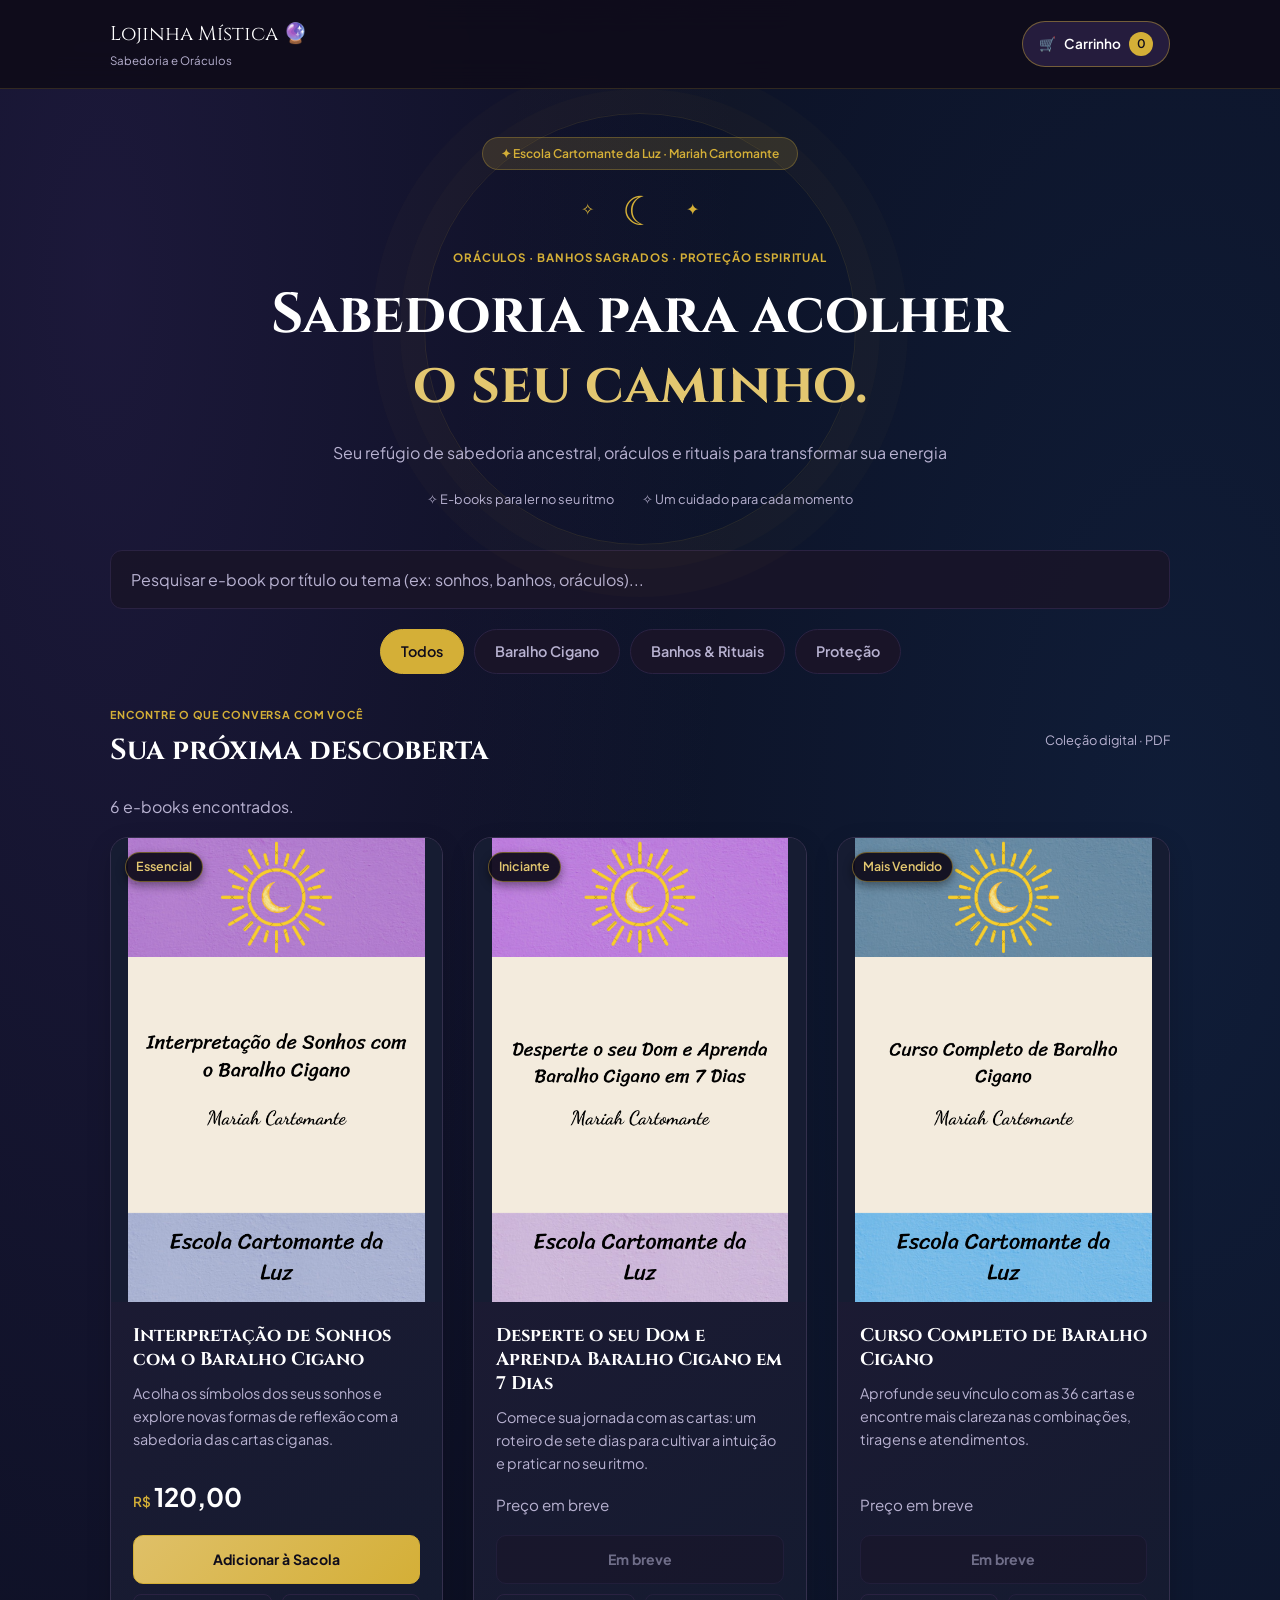
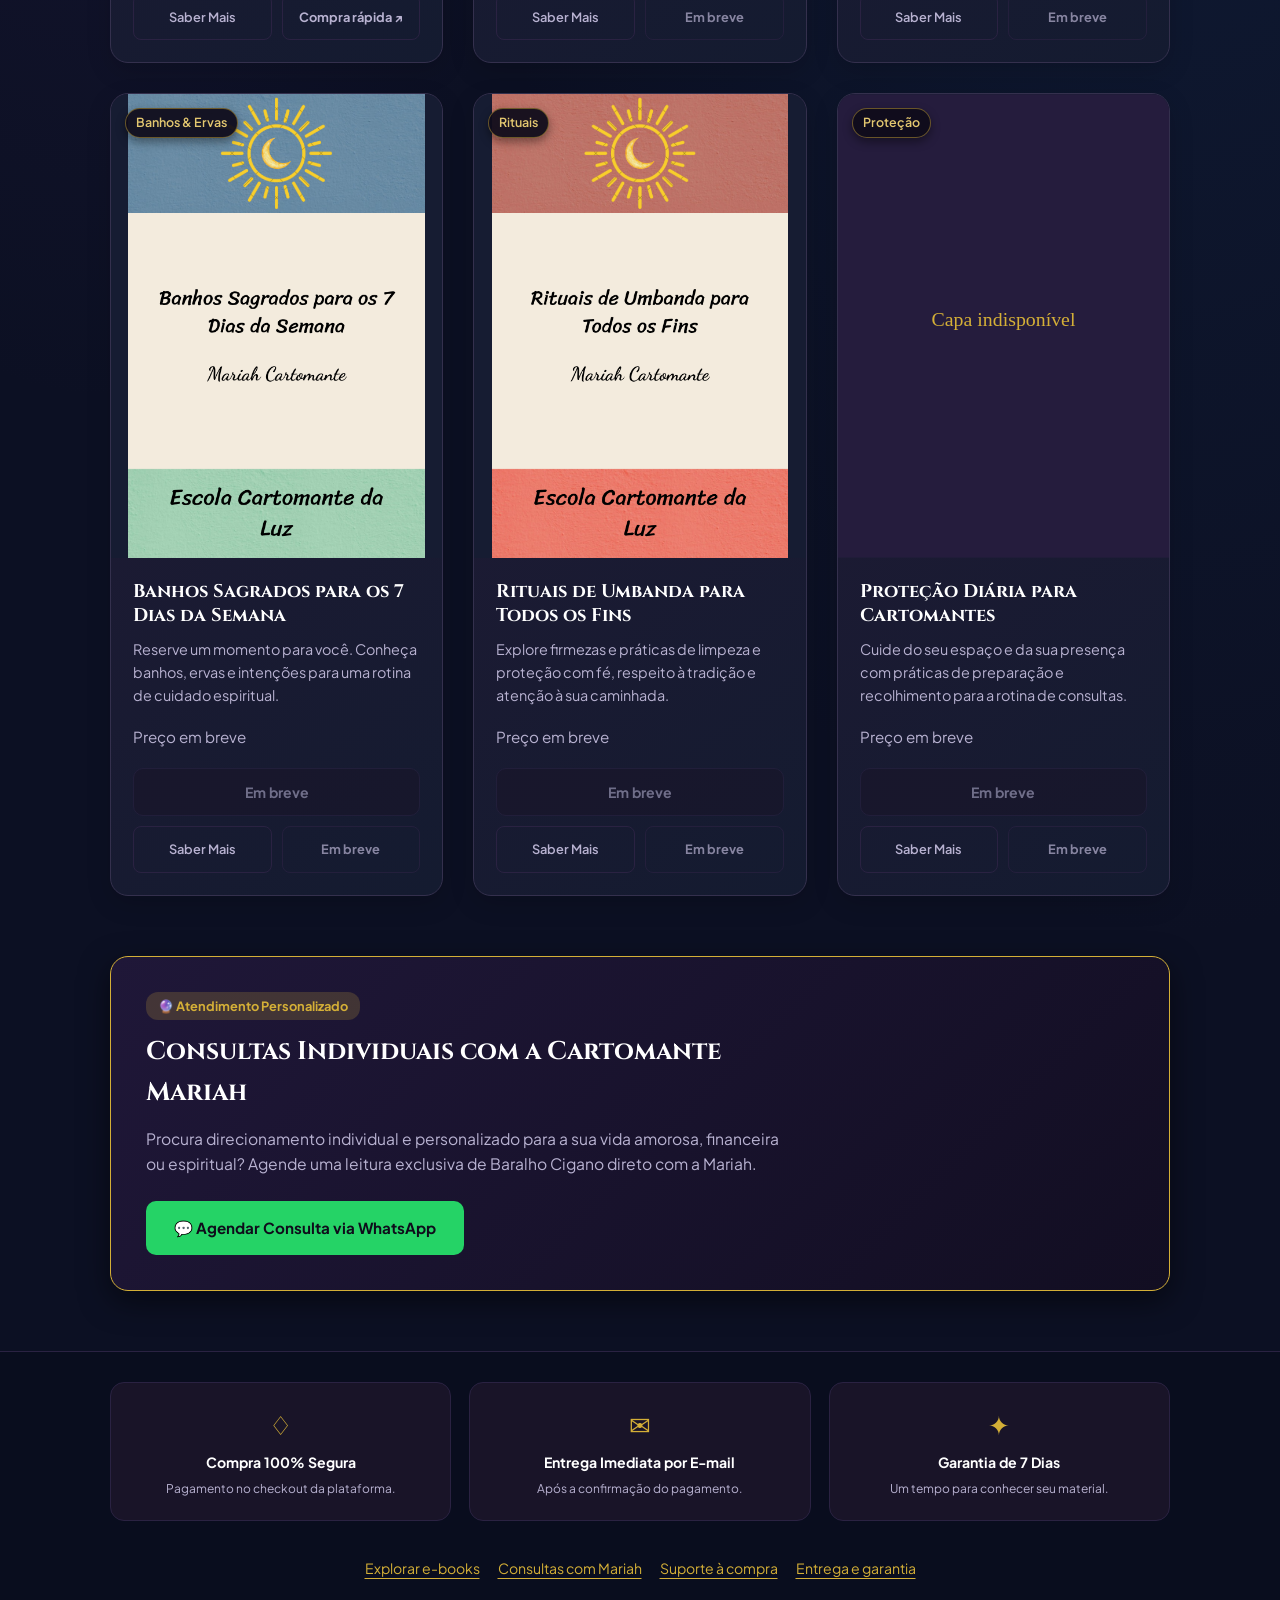
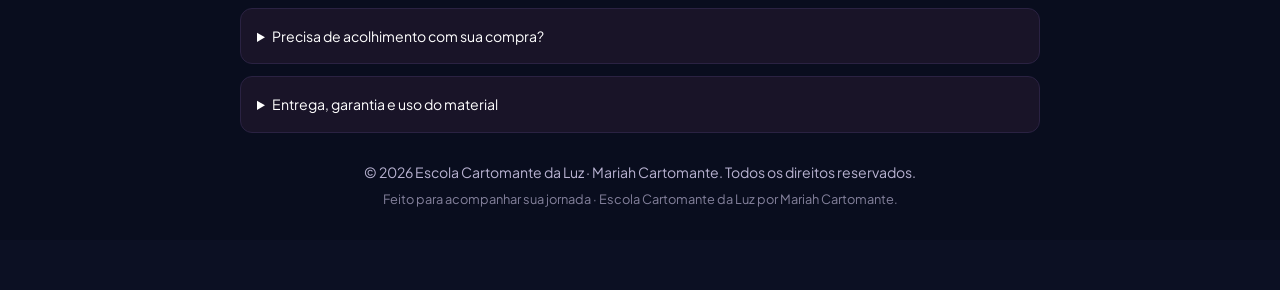
<file: index.html>
<!DOCTYPE html>
<html lang="pt-BR">
<head>
    <meta charset="UTF-8">
    <meta name="viewport" content="width=device-width, initial-scale=1.0">
    <title>Lojinha Mística | E-books, Guias & Sabedoria Espiritual</title>
    <meta name="description" content="Conheça os e-books de Baralho Cigano, banhos, rituais e espiritualidade da Escola Cartomante da Luz e as consultas com Mariah Cartomante.">
    <script src="script.js" defer></script>
    <!-- Fontes do Google -->
    <link rel="preconnect" href="https://fonts.googleapis.com">
    <link rel="preconnect" href="https://fonts.gstatic.com" crossorigin>
    <link href="https://fonts.googleapis.com/css2?family=Cinzel:wght@600;700&family=Plus+Jakarta+Sans:wght@400;500;600;700&display=swap" rel="stylesheet">
    <link rel="stylesheet" href="style.css">
</head>
<body class="store-page">
    <a class="skip-link" href="#catalogo">Pular para os produtos</a>

    <header class="store-nav">
        <nav class="container store-nav-inner" aria-label="Navegação da loja">
            <a class="store-brand" href="index.html">Lojinha Mística <span aria-hidden="true">🔮</span><span class="brand-caption">Sabedoria e Oráculos</span></a>
            <button type="button" class="cart-toggle" id="cartToggle" aria-haspopup="dialog" aria-controls="cartDrawer" aria-label="Abrir carrinho, 0 itens">
                <span aria-hidden="true">🛒</span> Carrinho <span class="cart-badge" id="cartCount" aria-hidden="true">0</span>
            </button>
        </nav>
    </header>
    <section class="store-intro container" aria-labelledby="store-title">
        <span class="badge">✦ Escola Cartomante da Luz · Mariah Cartomante</span>
        <div class="mystic-symbols" aria-hidden="true"><span>✧</span><span>☾</span><span>✦</span></div>
        <p class="eyebrow">Oráculos · Banhos sagrados · Proteção espiritual</p>
        <h1 id="store-title">Sabedoria para acolher<br><span>o seu caminho.</span></h1>
        <p>Seu refúgio de sabedoria ancestral, oráculos e rituais para transformar sua energia</p>
        <div class="store-highlights"><span>✧ E-books para ler no seu ritmo</span><span>✧ Um cuidado para cada momento</span></div>
    </section>

    <!-- Barra de Pesquisa e Filtros -->
    <section class="controls-section" aria-label="Busca e filtros de e-books">
        <div class="container">
            <div class="search-box">
                <label for="searchInput" class="sr-only">Pesquisar e-book por título ou tema</label>
                <input type="search" id="searchInput" aria-controls="productsGrid" placeholder="Pesquisar e-book por título ou tema (ex: sonhos, banhos, oráculos)...">
            </div>
            <div class="filter-buttons" role="group" aria-label="Filtrar por categoria">
                <button type="button" aria-pressed="true" class="filter-btn active" data-category="todos">Todos</button>
                <button type="button" aria-pressed="false" class="filter-btn" data-category="baralho">Baralho Cigano</button>
                <button type="button" aria-pressed="false" class="filter-btn" data-category="banhos">Banhos & Rituais</button>
                <button type="button" aria-pressed="false" class="filter-btn" data-category="protecao">Proteção</button>
            </div>
        </div>
    </section>

    <!-- Vitrine de Produtos -->
    <main class="container" id="catalogo" tabindex="-1">
        <div class="catalog-heading"><div><p class="eyebrow">Encontre o que conversa com você</p><h2 id="catalogo-title">Sua próxima descoberta</h2></div><span class="catalog-format">Coleção digital · PDF</span></div>
        <p id="resultsCount" class="results-count" role="status" aria-live="polite" aria-atomic="true">6 e-books disponíveis.</p>
        <noscript><p>Ative o JavaScript para usar a sacola, a busca e os detalhes. A compra rápida de Sonhos continua disponível pelo link direto.</p></noscript>
        <section class="products-grid" id="productsGrid" aria-labelledby="catalogo-title">

            <!-- E-book 1: Interpretação de Sonhos -->
            <article data-product-id="sonhos" class="product-card" data-category="baralho espiritualidade" data-title="interpretação de sonhos com o baralho cigano">
                <div class="card-cover">
                    <img src="imagens/Interpretação de Sonhos com o Baralho Cigano.png" alt="Capa E-book Interpretação de Sonhos com o Baralho Cigano" loading="lazy" decoding="async" width="300" height="420" onerror="this.onerror=null; this.src='data:image/svg+xml,%3Csvg xmlns=%22http://www.w3.org/2000/svg%22 viewBox=%220 0 300 420%22%3E%3Crect width=%22300%22 height=%22420%22 fill=%22%23251c3d%22/%3E%3Ctext x=%22150%22 y=%22210%22 text-anchor=%22middle%22 fill=%22%23d4af37%22 font-size=%2218%22%3ECapa indispon%C3%ADvel%3C/text%3E%3C/svg%3E';">
                    <span class="tag">Essencial</span>
                </div>
                <div class="card-body">
                    <h3>Interpretação de Sonhos com o Baralho Cigano</h3>
                    <p>Acolha os símbolos dos seus sonhos e explore novas formas de reflexão com a sabedoria das cartas ciganas.</p>
                    <div class="price-box" data-product-price="sonhos">
                        <span class="currency">R$</span> <span class="value">120,00</span>
                    </div>
                    <div class="card-actions">
                        <button type="button" class="btn-add" data-add-to-cart="sonhos">Adicionar à Sacola</button>
                        <button type="button" class="btn-preview" data-modal="modal-sonhos" aria-haspopup="dialog" aria-controls="modal-sonhos">Saber Mais</button>
                        <!-- CHECKOUT OFICIAL HOTMART: manter o mesmo link no modal. -->
                        <a data-checkout="sonhos" target="_blank" rel="noopener noreferrer" class="btn-buy" data-checkout-label="Compra rápida ↗" href="https://pay.hotmart.com/U108029098A">Compra rápida ↗</a>
                    </div>
                </div>
            </article>

            <!-- E-book 2: Aprenda Baralho Cigano em 7 Dias -->
            <article data-product-id="baralho-7dias" class="product-card" data-category="baralho" data-title="desperte o seu dom e aprenda baralho cigano em 7 dias">
                <div class="card-cover">
                    <img src="imagens/Desperte o seu Dom e Aprenda Baralho Cigano em 7 Dias.png" alt="Capa E-book Desperte o seu Dom e Aprenda Baralho Cigano em 7 Dias" loading="lazy" decoding="async" width="300" height="420" onerror="this.onerror=null; this.src='data:image/svg+xml,%3Csvg xmlns=%22http://www.w3.org/2000/svg%22 viewBox=%220 0 300 420%22%3E%3Crect width=%22300%22 height=%22420%22 fill=%22%23251c3d%22/%3E%3Ctext x=%22150%22 y=%22210%22 text-anchor=%22middle%22 fill=%22%23d4af37%22 font-size=%2218%22%3ECapa indispon%C3%ADvel%3C/text%3E%3C/svg%3E';">
                    <span class="tag">Iniciante</span>
                </div>
                <div class="card-body">
                    <h3>Desperte o seu Dom e Aprenda Baralho Cigano em 7 Dias</h3>
                    <p>Comece sua jornada com as cartas: um roteiro de sete dias para cultivar a intuição e praticar no seu ritmo.</p>
                    <div class="price-box" data-product-price="baralho-7dias">
                        <span class="price-pending">Preço em breve</span>
                    </div>
                    <div class="card-actions">
                        <button type="button" class="btn-add" data-add-to-cart="baralho-7dias" disabled>Em breve</button>
                        <button type="button" class="btn-preview" data-modal="modal-baralho-7dias" aria-haspopup="dialog" aria-controls="modal-baralho-7dias">Saber Mais</button>
                        <!-- HOTMART: cadastrar o link em CHECKOUT_URLS e o preço em PRODUCT_PRICES no script.js. -->
                        <a data-checkout="baralho-7dias" target="_blank" rel="noopener noreferrer" class="btn-buy" data-checkout-label="Compra rápida ↗" aria-disabled="true" title="Oferta em breve">Em breve</a>
                    </div>
                </div>
            </article>

            <!-- E-book 3: Curso Completo de Baralho Cigano -->
            <article data-product-id="curso-baralho" class="product-card" data-category="baralho" data-title="curso completo de baralho cigano">
                <div class="card-cover">
                    <img src="imagens/Curso Completo de Baralho Cigano.png" alt="Capa E-book Curso Completo de Baralho Cigano" loading="lazy" decoding="async" width="300" height="420" onerror="this.onerror=null; this.src='data:image/svg+xml,%3Csvg xmlns=%22http://www.w3.org/2000/svg%22 viewBox=%220 0 300 420%22%3E%3Crect width=%22300%22 height=%22420%22 fill=%22%23251c3d%22/%3E%3Ctext x=%22150%22 y=%22210%22 text-anchor=%22middle%22 fill=%22%23d4af37%22 font-size=%2218%22%3ECapa indispon%C3%ADvel%3C/text%3E%3C/svg%3E';">
                    <span class="tag">Mais Vendido</span>
                </div>
                <div class="card-body">
                    <h3>Curso Completo de Baralho Cigano</h3>
                    <p>Aprofunde seu vínculo com as 36 cartas e encontre mais clareza nas combinações, tiragens e atendimentos.</p>
                    <div class="price-box" data-product-price="curso-baralho">
                        <span class="price-pending">Preço em breve</span>
                    </div>
                    <div class="card-actions">
                        <button type="button" class="btn-add" data-add-to-cart="curso-baralho" disabled>Em breve</button>
                        <button type="button" class="btn-preview" data-modal="modal-curso-baralho" aria-haspopup="dialog" aria-controls="modal-curso-baralho">Saber Mais</button>
                        <!-- HOTMART: cadastrar o link em CHECKOUT_URLS e o preço em PRODUCT_PRICES no script.js. -->
                        <a data-checkout="curso-baralho" target="_blank" rel="noopener noreferrer" class="btn-buy" data-checkout-label="Compra rápida ↗" aria-disabled="true" title="Oferta em breve">Em breve</a>
                    </div>
                </div>
            </article>

            <!-- E-book 4: Banhos Sagrados para os 7 Dias da Semana -->
            <article data-product-id="banhos-7dias" class="product-card" data-category="banhos" data-title="banhos sagrados para os 7 dias da semana">
                <div class="card-cover">
                    <img src="imagens/Banhos Sagrados para os 7 Dias da Semana.png" alt="Capa E-book Banhos Sagrados para os 7 Dias da Semana" loading="lazy" decoding="async" width="300" height="420" onerror="this.onerror=null; this.src='data:image/svg+xml,%3Csvg xmlns=%22http://www.w3.org/2000/svg%22 viewBox=%220 0 300 420%22%3E%3Crect width=%22300%22 height=%22420%22 fill=%22%23251c3d%22/%3E%3Ctext x=%22150%22 y=%22210%22 text-anchor=%22middle%22 fill=%22%23d4af37%22 font-size=%2218%22%3ECapa indispon%C3%ADvel%3C/text%3E%3C/svg%3E';">
                    <span class="tag">Banhos & Ervas</span>
                </div>
                <div class="card-body">
                    <h3>Banhos Sagrados para os 7 Dias da Semana</h3>
                    <p>Reserve um momento para você. Conheça banhos, ervas e intenções para uma rotina de cuidado espiritual.</p>
                    <div class="price-box" data-product-price="banhos-7dias">
                        <span class="price-pending">Preço em breve</span>
                    </div>
                    <div class="card-actions">
                        <button type="button" class="btn-add" data-add-to-cart="banhos-7dias" disabled>Em breve</button>
                        <button type="button" class="btn-preview" data-modal="modal-banhos-7dias" aria-haspopup="dialog" aria-controls="modal-banhos-7dias">Saber Mais</button>
                        <!-- HOTMART: cadastrar o link em CHECKOUT_URLS e o preço em PRODUCT_PRICES no script.js. -->
                        <a data-checkout="banhos-7dias" target="_blank" rel="noopener noreferrer" class="btn-buy" data-checkout-label="Compra rápida ↗" aria-disabled="true" title="Oferta em breve">Em breve</a>
                    </div>
                </div>
            </article>

            <!-- E-book 5: Rituais de Umbanda para Todos os Fins -->
            <article data-product-id="rituais-umbanda" class="product-card" data-category="banhos espiritualidade protecao" data-title="rituais de umbanda para todos os fins">
                <div class="card-cover">
                    <img src="imagens/Rituais de Umbanda para Todos os Fins.png" alt="Capa E-book Rituais de Umbanda para Todos os Fins" loading="lazy" decoding="async" width="300" height="420" onerror="this.onerror=null; this.src='data:image/svg+xml,%3Csvg xmlns=%22http://www.w3.org/2000/svg%22 viewBox=%220 0 300 420%22%3E%3Crect width=%22300%22 height=%22420%22 fill=%22%23251c3d%22/%3E%3Ctext x=%22150%22 y=%22210%22 text-anchor=%22middle%22 fill=%22%23d4af37%22 font-size=%2218%22%3ECapa indispon%C3%ADvel%3C/text%3E%3C/svg%3E';">
                    <span class="tag">Rituais</span>
                </div>
                <div class="card-body">
                    <h3>Rituais de Umbanda para Todos os Fins</h3>
                    <p>Explore firmezas e práticas de limpeza e proteção com fé, respeito à tradição e atenção à sua caminhada.</p>
                    <div class="price-box" data-product-price="rituais-umbanda">
                        <span class="price-pending">Preço em breve</span>
                    </div>
                    <div class="card-actions">
                        <button type="button" class="btn-add" data-add-to-cart="rituais-umbanda" disabled>Em breve</button>
                        <button type="button" class="btn-preview" data-modal="modal-rituais-umbanda" aria-haspopup="dialog" aria-controls="modal-rituais-umbanda">Saber Mais</button>
                        <!-- HOTMART: cadastrar o link em CHECKOUT_URLS e o preço em PRODUCT_PRICES no script.js. -->
                        <a data-checkout="rituais-umbanda" target="_blank" rel="noopener noreferrer" class="btn-buy" data-checkout-label="Compra rápida ↗" aria-disabled="true" title="Oferta em breve">Em breve</a>
                    </div>
                </div>
            </article>

            <!-- E-book 6: Proteção Diária para Cartomantes -->
            <article data-product-id="protecao-diaria" class="product-card" data-category="protecao" data-title="proteção diária para cartomantes">
                <div class="card-cover">
                    <!-- TODO CAPA: inserir a imagem de Proteção Diária quando estiver disponível. -->
                    <img src="data:image/svg+xml,%3Csvg xmlns=%22http://www.w3.org/2000/svg%22 viewBox=%220 0 300 420%22%3E%3Crect width=%22300%22 height=%22420%22 fill=%22%23251c3d%22/%3E%3Ctext x=%22150%22 y=%22210%22 text-anchor=%22middle%22 fill=%22%23d4af37%22 font-size=%2218%22%3ECapa indispon%C3%ADvel%3C/text%3E%3C/svg%3E" alt="Capa E-book Proteção Diária para Cartomantes" loading="lazy" decoding="async" width="300" height="420" onerror="this.onerror=null; this.src='data:image/svg+xml,%3Csvg xmlns=%22http://www.w3.org/2000/svg%22 viewBox=%220 0 300 420%22%3E%3Crect width=%22300%22 height=%22420%22 fill=%22%23251c3d%22/%3E%3Ctext x=%22150%22 y=%22210%22 text-anchor=%22middle%22 fill=%22%23d4af37%22 font-size=%2218%22%3ECapa indispon%C3%ADvel%3C/text%3E%3C/svg%3E';">
                    <span class="tag">Proteção</span>
                </div>
                <div class="card-body">
                    <h3>Proteção Diária para Cartomantes</h3>
                    <p>Cuide do seu espaço e da sua presença com práticas de preparação e recolhimento para a rotina de consultas.</p>
                    <div class="price-box" data-product-price="protecao-diaria">
                        <span class="price-pending">Preço em breve</span>
                    </div>
                    <div class="card-actions">
                        <button type="button" class="btn-add" data-add-to-cart="protecao-diaria" disabled>Em breve</button>
                        <button type="button" class="btn-preview" data-modal="modal-protecao-diaria" aria-haspopup="dialog" aria-controls="modal-protecao-diaria">Saber Mais</button>
                        <!-- HOTMART: cadastrar o link em CHECKOUT_URLS e o preço em PRODUCT_PRICES no script.js. -->
                        <a data-checkout="protecao-diaria" target="_blank" rel="noopener noreferrer" class="btn-buy" data-checkout-label="Compra rápida ↗" aria-disabled="true" title="Oferta em breve">Em breve</a>
                    </div>
                </div>
            </article>

        </section>

        <p id="emptyResults" class="empty-results" hidden>Nenhum e-book encontrado. Tente outro termo ou categoria.</p>

        <!-- Seção de Consultas Personalizadas (Mariah Cartomante) -->
        <section id="consultas" class="consultation-section" aria-labelledby="consultation-title">
            <div class="consultation-card">
                <div class="consultation-info">
                    <span class="badge-consult">🔮 Atendimento Personalizado</span>
                    <h2 id="consultation-title">Consultas Individuais com a Cartomante Mariah</h2>
                    <p>Procura direcionamento individual e personalizado para a sua vida amorosa, financeira ou espiritual? Agende uma leitura exclusiva de Baralho Cigano direto com a Mariah.</p>
                </div>
                <div class="consultation-action">
                    <!-- CONFIGURAR WHATSAPP: preencher WHATSAPP_NUMBER no script.js com país + DDD + número, somente dígitos. -->
                    <a id="whatsappLink" aria-disabled="true" title="Contato em breve" target="_blank" rel="noopener noreferrer" class="btn-whatsapp">
                        💬 Agendar Consulta via WhatsApp
                    </a>
                </div>
            </div>
        </section>
    </main>

    <!-- Rodapé -->
    <footer class="footer">
        <div class="container">
            <ul class="store-trust" aria-label="Benefícios da compra">
                <li><span aria-hidden="true">♢</span><strong>Compra 100% Segura</strong><span>Pagamento no checkout da plataforma.</span></li>
                <li><span aria-hidden="true">✉</span><strong>Entrega Imediata por E-mail</strong><span>Após a confirmação do pagamento.</span></li>
                <li><span aria-hidden="true">✦</span><strong>Garantia de 7 Dias</strong><span>Um tempo para conhecer seu material.</span></li>
            </ul>
            <nav class="footer-links" aria-label="Links úteis"><a href="#catalogo">Explorar e-books</a><a href="#consultas">Consultas com Mariah</a><a href="#suporte">Suporte à compra</a><a href="#condicoes">Entrega e garantia</a></nav>
            <div class="footer-help">
                <details id="suporte"><summary>Precisa de acolhimento com sua compra?</summary><p>Confira o e-mail recebido após a compra, inclusive spam e promoções. Use o link de gerenciamento ou suporte indicado nesse e-mail para pedir ajuda com o acesso ou solicitar reembolso.</p><p>Para conhecer as consultas de Mariah, visite a seção de <a href="#consultas">atendimento personalizado</a>.</p></details>
                <details id="condicoes"><summary>Entrega, garantia e uso do material</summary><p>Os e-books são digitais em PDF. O acesso é enviado por e-mail após confirmação do pagamento. Você tem garantia de 7 dias para conhecer o material e solicitar reembolso pelo canal da compra.</p><p>Conteúdo para estudo e prática espiritual. Não há promessa de resultados garantidos. Os materiais são para uso pessoal; reprodução ou distribuição sem autorização não é permitida.</p></details>
            </div>
            <p>&copy; 2026 Escola Cartomante da Luz · Mariah Cartomante. Todos os direitos reservados.</p>
            <p class="sub-footer">Feito para acompanhar sua jornada · Escola Cartomante da Luz por Mariah Cartomante.</p>
        </div>
    </footer>

    <p id="cartAnnouncement" class="sr-only" role="status" aria-live="polite" aria-atomic="true"></p>
    <dialog id="cartDrawer" class="cart-drawer" aria-labelledby="cartTitle" aria-describedby="cartDescription">
        <div class="drawer-shell">
            <header class="drawer-header">
                <div><p class="eyebrow">Seus próximos encontros</p><h2 id="cartTitle">Sua sacola <span aria-hidden="true">✧</span></h2></div>
                <button type="button" class="drawer-close" data-close-dialog aria-label="Fechar sacola" autofocus>&times;</button>
            </header>
            <p id="cartDescription" class="drawer-description">Guarde aqui os e-books que chamaram por você.</p>
            <div class="drawer-body">
                <div id="cartEmpty" class="cart-empty"><span aria-hidden="true">☾</span><h3>Sua sacola espera uma descoberta.</h3><p>Explore a coleção e escolha um guia para o seu momento.</p><button type="button" class="btn-preview" data-close-dialog>Continuar explorando</button></div>
                <ul id="cartItems" class="cart-items" aria-label="E-books na sacola"></ul>
                <section id="cartCheckoutOptions" class="checkout-options" aria-labelledby="checkoutOptionsTitle" hidden>
                    <h3 id="checkoutOptionsTitle" tabindex="-1">Finalize cada e-book</h3>
                    <p>Cada unidade é paga separadamente no checkout do seu e-book. O total da sacola não é cobrado em um único pagamento.</p>
                    <ul id="cartCheckoutLinks"></ul>
                </section>
            </div>
            <footer class="drawer-footer">
                <div class="cart-subtotal"><span>Subtotal</span><strong id="cartSubtotal">R$ 0,00</strong></div>
                <p id="cartPaymentNote" class="cart-payment-note">Cada e-book digital é adicionado uma vez à sacola.</p>
                <button type="button" id="cartCheckout" class="btn-buy" disabled>Finalizar Compra</button>
                <button type="button" class="continue-shopping" data-close-dialog>Continuar explorando</button>
                <p class="cta-note">Entrega por e-mail após confirmação do pagamento.</p>
            </footer>
        </div>
    </dialog>

    <!-- Mini-páginas de vendas: revisar o conteúdo com os PDFs finais antes de publicar. -->
    <dialog id="modal-sonhos" class="modal sales-modal" aria-labelledby="modal-sonhos-title">
        <div class="modal-content">
            <button type="button" class="close-modal" aria-label="Fechar detalhes" autofocus>&times;</button>
            <p class="eyebrow">Interpretação de Sonhos com o Baralho Cigano</p>
            <h2 id="modal-sonhos-title">Transforme os símbolos dos seus sonhos em caminhos de reflexão com as cartas.</h2>
            <section class="modal-section" aria-labelledby="audience-sonhos">
                <h3 id="audience-sonhos">Para quem é este e-book</h3>
                <p>Para quem deseja compreender melhor seus sonhos e para leitoras de Baralho Cigano que querem explorar novas possibilidades de interpretação.</p>
            </section>
            <section class="modal-section" aria-labelledby="benefits-sonhos">
                <h3 id="benefits-sonhos">O que você vai aprender</h3>
                <ul class="benefit-list">
                    <li>Reconheça símbolos e arquétipos recorrentes para observar o que desperta sua atenção em cada sonho.</li>
                    <li>Relacione as imagens dos sonhos aos significados das cartas ciganas e amplie suas interpretações.</li>
                    <li>Explore as mensagens do sonho a partir de seu contexto, sentimentos e experiências pessoais.</li>
                    <li>Use as cartas como apoio à reflexão, sem depender de uma interpretação única para cada símbolo.</li>
                    <li>Consulte o guia em PDF sempre que quiser retomar o estudo de um sonho.</li>
                </ul>
            </section>
            <div class="trust-box">
                <p><strong>Acesso Imediato no E-mail</strong><span>PDF liberado após a confirmação do pagamento.</span></p>
                <p><strong>Garantia Incondicional de 7 Dias</strong><span>Se mudar de ideia, solicite o reembolso pelo link da compra nesse prazo.</span></p>
            </div>
            <p class="sales-price">E-book em PDF · <strong data-product-price="sonhos">R$ 120,00</strong></p>
            <!-- CHECKOUT OFICIAL HOTMART: manter o mesmo link na vitrine. -->
            <button type="button" class="btn-add modal-add" data-add-to-cart="sonhos">Adicionar à Sacola</button>
            <a data-checkout="sonhos" target="_blank" rel="noopener noreferrer" class="btn-buy sales-cta full-width" data-checkout-label="Garantir Meu E-book Agora" href="https://pay.hotmart.com/U108029098A">Garantir Meu E-book Agora</a>
            <p class="cta-note">Leia no celular, tablet ou computador. Pagamento via Hotmart.</p>
        </div>
    </dialog>

    <dialog id="modal-baralho-7dias" class="modal sales-modal" aria-labelledby="modal-baralho-7dias-title">
        <div class="modal-content">
            <button type="button" class="close-modal" aria-label="Fechar detalhes" autofocus>&times;</button>
            <p class="eyebrow">Desperte o seu Dom e Aprenda Baralho Cigano em 7 Dias</p>
            <h2 id="modal-baralho-7dias-title">Dê seus primeiros passos no Baralho Cigano com uma prática para cada dia.</h2>
            <section class="modal-section" aria-labelledby="audience-baralho-7dias">
                <h3 id="audience-baralho-7dias">Para quem é este e-book</h3>
                <p>Para iniciantes que querem começar a estudar as cartas e para quem já possui um baralho, mas precisa de um roteiro para praticar.</p>
            </section>
            <section class="modal-section" aria-labelledby="benefits-baralho-7dias">
                <h3 id="benefits-baralho-7dias">O que você vai aprender</h3>
                <ul class="benefit-list">
                    <li>Organize seus primeiros estudos com uma sequência de exercícios distribuída em sete dias.</li>
                    <li>Conheça os significados das cartas e construa uma base para as primeiras interpretações.</li>
                    <li>Pratique a observação e a intuição para desenvolver sua conexão com o baralho.</li>
                    <li>Experimente as primeiras tiragens com orientações explicadas passo a passo.</li>
                    <li>Retome os exercícios no seu ritmo: o roteiro orienta a prática, e sua evolução depende da continuidade.</li>
                </ul>
            </section>
            <div class="trust-box">
                <p><strong>Acesso Imediato no E-mail</strong><span>PDF liberado após a confirmação do pagamento.</span></p>
                <p><strong>Garantia Incondicional de 7 Dias</strong><span>Se mudar de ideia, solicite o reembolso pelo link da compra nesse prazo.</span></p>
            </div>
            <p class="sales-price">E-book em PDF · <strong data-product-price="baralho-7dias">Preço em breve</strong></p>
            <!-- HOTMART: cadastrar o link em CHECKOUT_URLS e o preço em PRODUCT_PRICES no script.js. -->
            <button type="button" class="btn-add modal-add" data-add-to-cart="baralho-7dias" disabled>Em breve</button>
            <a data-checkout="baralho-7dias" target="_blank" rel="noopener noreferrer" class="btn-buy sales-cta full-width" data-checkout-label="Garantir Meu E-book Agora" aria-disabled="true" title="Oferta em breve">Em breve</a>
            <p class="cta-note">Leia no celular, tablet ou computador. Pagamento via Hotmart.</p>
        </div>
    </dialog>

    <dialog id="modal-curso-baralho" class="modal sales-modal" aria-labelledby="modal-curso-baralho-title">
        <div class="modal-content">
            <button type="button" class="close-modal" aria-label="Fechar detalhes" autofocus>&times;</button>
            <p class="eyebrow">Curso Completo de Baralho Cigano</p>
            <h2 id="modal-curso-baralho-title">Aprenda a conectar as 36 cartas e construir leituras com mais clareza.</h2>
            <section class="modal-section" aria-labelledby="audience-curso-baralho">
                <h3 id="audience-curso-baralho">Para quem é este e-book</h3>
                <p>Para iniciantes que buscam uma base organizada e cartomantes que desejam aprofundar combinações, tiragens e a condução de suas consultas.</p>
            </section>
            <section class="modal-section" aria-labelledby="benefits-curso-baralho">
                <h3 id="benefits-curso-baralho">O que você vai aprender</h3>
                <ul class="benefit-list">
                    <li>Estude os significados das 36 cartas para interpretar cada símbolo dentro do contexto da pergunta.</li>
                    <li>Conecte cartas em combinações e perceba como elas complementam uma leitura.</li>
                    <li>Conheça métodos de tiragem para organizar perguntas e desenvolver sua interpretação.</li>
                    <li>Explore leituras sobre relacionamentos e trabalho com atenção ao contexto de cada consulta.</li>
                    <li>Reflita sobre postura ética, comunicação e responsabilidade no atendimento.</li>
                </ul>
            </section>
            <div class="trust-box">
                <p><strong>Acesso Imediato no E-mail</strong><span>PDF liberado após a confirmação do pagamento.</span></p>
                <p><strong>Garantia Incondicional de 7 Dias</strong><span>Se mudar de ideia, solicite o reembolso pelo link da compra nesse prazo.</span></p>
            </div>
            <p class="sales-price">E-book em PDF · <strong data-product-price="curso-baralho">Preço em breve</strong></p>
            <!-- HOTMART: cadastrar o link em CHECKOUT_URLS e o preço em PRODUCT_PRICES no script.js. -->
            <button type="button" class="btn-add modal-add" data-add-to-cart="curso-baralho" disabled>Em breve</button>
            <a data-checkout="curso-baralho" target="_blank" rel="noopener noreferrer" class="btn-buy sales-cta full-width" data-checkout-label="Garantir Meu E-book Agora" aria-disabled="true" title="Oferta em breve">Em breve</a>
            <p class="cta-note">Leia no celular, tablet ou computador. Pagamento via Hotmart.</p>
            <a class="text-link" href="pagina-vendas-template.html">Conhecer a página completa do e-book →</a>
        </div>
    </dialog>

    <dialog id="modal-banhos-7dias" class="modal sales-modal" aria-labelledby="modal-banhos-7dias-title">
        <div class="modal-content">
            <button type="button" class="close-modal" aria-label="Fechar detalhes" autofocus>&times;</button>
            <p class="eyebrow">Banhos Sagrados para os 7 Dias da Semana</p>
            <h2 id="modal-banhos-7dias-title">Crie um momento de cuidado espiritual para cada dia da sua semana.</h2>
            <section class="modal-section" aria-labelledby="audience-banhos-7dias">
                <h3 id="audience-banhos-7dias">Para quem é este e-book</h3>
                <p>Para quem deseja incorporar banhos e ervas à rotina espiritual com orientações de preparo e uma intenção para cada prática.</p>
            </section>
            <section class="modal-section" aria-labelledby="benefits-banhos-7dias">
                <h3 id="benefits-banhos-7dias">O que você vai aprender</h3>
                <ul class="benefit-list">
                    <li>Conheça uma receita de banho para cada dia da semana e organize sua rotina de prática.</li>
                    <li>Identifique as ervas indicadas em cada receita e seu uso dentro da proposta espiritual do guia.</li>
                    <li>Acompanhe as orientações de preparo para realizar os banhos com atenção e cuidado.</li>
                    <li>Associe cada banho a uma intenção e às orações apresentadas no material.</li>
                    <li>Consulte as receitas no celular para planejar seus momentos de recolhimento e autocuidado.</li>
                </ul>
            </section>
            <div class="trust-box">
                <p><strong>Acesso Imediato no E-mail</strong><span>PDF liberado após a confirmação do pagamento.</span></p>
                <p><strong>Garantia Incondicional de 7 Dias</strong><span>Se mudar de ideia, solicite o reembolso pelo link da compra nesse prazo.</span></p>
            </div>
            <p class="sales-price">E-book em PDF · <strong data-product-price="banhos-7dias">Preço em breve</strong></p>
            <!-- HOTMART: cadastrar o link em CHECKOUT_URLS e o preço em PRODUCT_PRICES no script.js. -->
            <button type="button" class="btn-add modal-add" data-add-to-cart="banhos-7dias" disabled>Em breve</button>
            <a data-checkout="banhos-7dias" target="_blank" rel="noopener noreferrer" class="btn-buy sales-cta full-width" data-checkout-label="Garantir Meu E-book Agora" aria-disabled="true" title="Oferta em breve">Em breve</a>
            <p class="cta-note">Leia no celular, tablet ou computador. Pagamento via Hotmart.</p>
        </div>
    </dialog>

    <dialog id="modal-rituais-umbanda" class="modal sales-modal" aria-labelledby="modal-rituais-umbanda-title">
        <div class="modal-content">
            <button type="button" class="close-modal" aria-label="Fechar detalhes" autofocus>&times;</button>
            <p class="eyebrow">Rituais de Umbanda para Todos os Fins</p>
            <h2 id="modal-rituais-umbanda-title">Conheça práticas de limpeza e proteção para cultivar sua espiritualidade com intenção.</h2>
            <section class="modal-section" aria-labelledby="audience-rituais-umbanda">
                <h3 id="audience-rituais-umbanda">Para quem é este e-book</h3>
                <p>Para praticantes e pessoas interessadas em Umbanda que buscam estudar firmezas, limpezas e elementos de uso espiritual, respeitando sua tradição.</p>
            </section>
            <section class="modal-section" aria-labelledby="benefits-rituais-umbanda">
                <h3 id="benefits-rituais-umbanda">O que você vai aprender</h3>
                <ul class="benefit-list">
                    <li>Conheça firmezas e práticas simples de limpeza espiritual apresentadas no guia.</li>
                    <li>Entenda a participação de velas, copos de água e elementos naturais nas práticas propostas.</li>
                    <li>Explore intenções de proteção para o lar e a família dentro da perspectiva espiritual do material.</li>
                    <li>Estude propostas voltadas à prosperidade sem tratar o ritual como garantia de resultados.</li>
                    <li>Organize sua consulta ao PDF e retome as orientações antes de cada prática.</li>
                </ul>
            </section>
            <div class="trust-box">
                <p><strong>Acesso Imediato no E-mail</strong><span>PDF liberado após a confirmação do pagamento.</span></p>
                <p><strong>Garantia Incondicional de 7 Dias</strong><span>Se mudar de ideia, solicite o reembolso pelo link da compra nesse prazo.</span></p>
            </div>
            <p class="sales-price">E-book em PDF · <strong data-product-price="rituais-umbanda">Preço em breve</strong></p>
            <!-- HOTMART: cadastrar o link em CHECKOUT_URLS e o preço em PRODUCT_PRICES no script.js. -->
            <button type="button" class="btn-add modal-add" data-add-to-cart="rituais-umbanda" disabled>Em breve</button>
            <a data-checkout="rituais-umbanda" target="_blank" rel="noopener noreferrer" class="btn-buy sales-cta full-width" data-checkout-label="Garantir Meu E-book Agora" aria-disabled="true" title="Oferta em breve">Em breve</a>
            <p class="cta-note">Leia no celular, tablet ou computador. Pagamento via Hotmart.</p>
        </div>
    </dialog>

    <dialog id="modal-protecao-diaria" class="modal sales-modal" aria-labelledby="modal-protecao-diaria-title">
        <div class="modal-content">
            <button type="button" class="close-modal" aria-label="Fechar detalhes" autofocus>&times;</button>
            <p class="eyebrow">Proteção Diária para Cartomantes</p>
            <h2 id="modal-protecao-diaria-title">Prepare sua rotina de atendimento com mais presença e cuidado espiritual.</h2>
            <section class="modal-section" aria-labelledby="audience-protecao-diaria">
                <h3 id="audience-protecao-diaria">Para quem é este e-book</h3>
                <p>Para cartomantes iniciantes ou experientes que desejam cuidar do espaço de consulta e reservar momentos de preparação e encerramento dos atendimentos.</p>
            </section>
            <section class="modal-section" aria-labelledby="benefits-protecao-diaria">
                <h3 id="benefits-protecao-diaria">O que você vai aprender</h3>
                <ul class="benefit-list">
                    <li>Conheça práticas de preparação espiritual antes de iniciar suas consultas.</li>
                    <li>Reflita sobre como lidar com a carga emocional dos atendimentos e respeitar seus limites.</li>
                    <li>Explore rituais breves de limpeza do espaço para incluir em sua rotina.</li>
                    <li>Use oração e recolhimento como momentos de fortalecimento espiritual.</li>
                    <li>Organize o cuidado antes e depois das consultas com um guia disponível em PDF.</li>
                </ul>
            </section>
            <div class="trust-box">
                <p><strong>Acesso Imediato no E-mail</strong><span>PDF liberado após a confirmação do pagamento.</span></p>
                <p><strong>Garantia Incondicional de 7 Dias</strong><span>Se mudar de ideia, solicite o reembolso pelo link da compra nesse prazo.</span></p>
            </div>
            <p class="sales-price">E-book em PDF · <strong data-product-price="protecao-diaria">Preço em breve</strong></p>
            <!-- HOTMART: cadastrar o link em CHECKOUT_URLS e o preço em PRODUCT_PRICES no script.js. -->
            <button type="button" class="btn-add modal-add" data-add-to-cart="protecao-diaria" disabled>Em breve</button>
            <a data-checkout="protecao-diaria" target="_blank" rel="noopener noreferrer" class="btn-buy sales-cta full-width" data-checkout-label="Garantir Meu E-book Agora" aria-disabled="true" title="Oferta em breve">Em breve</a>
            <p class="cta-note">Leia no celular, tablet ou computador. Pagamento via Hotmart.</p>
        </div>
    </dialog>
</body>
</html>
</file>
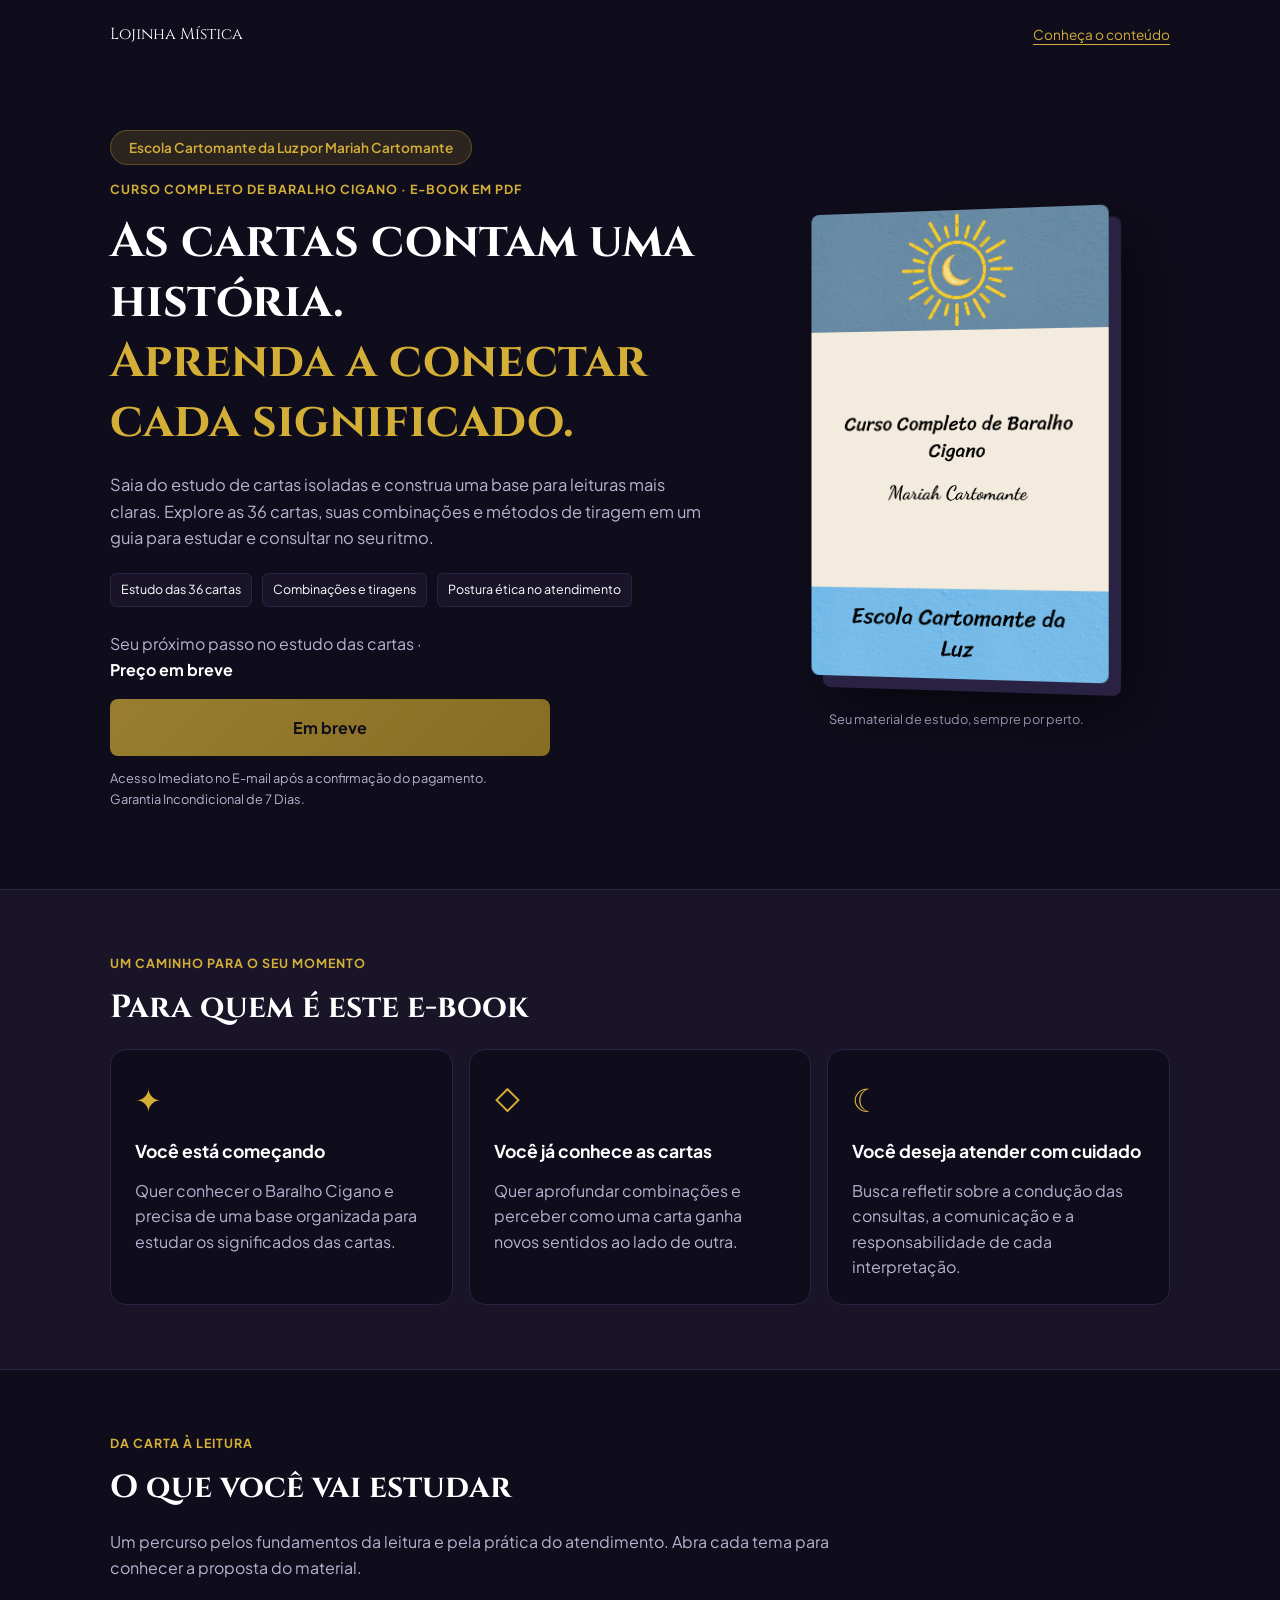
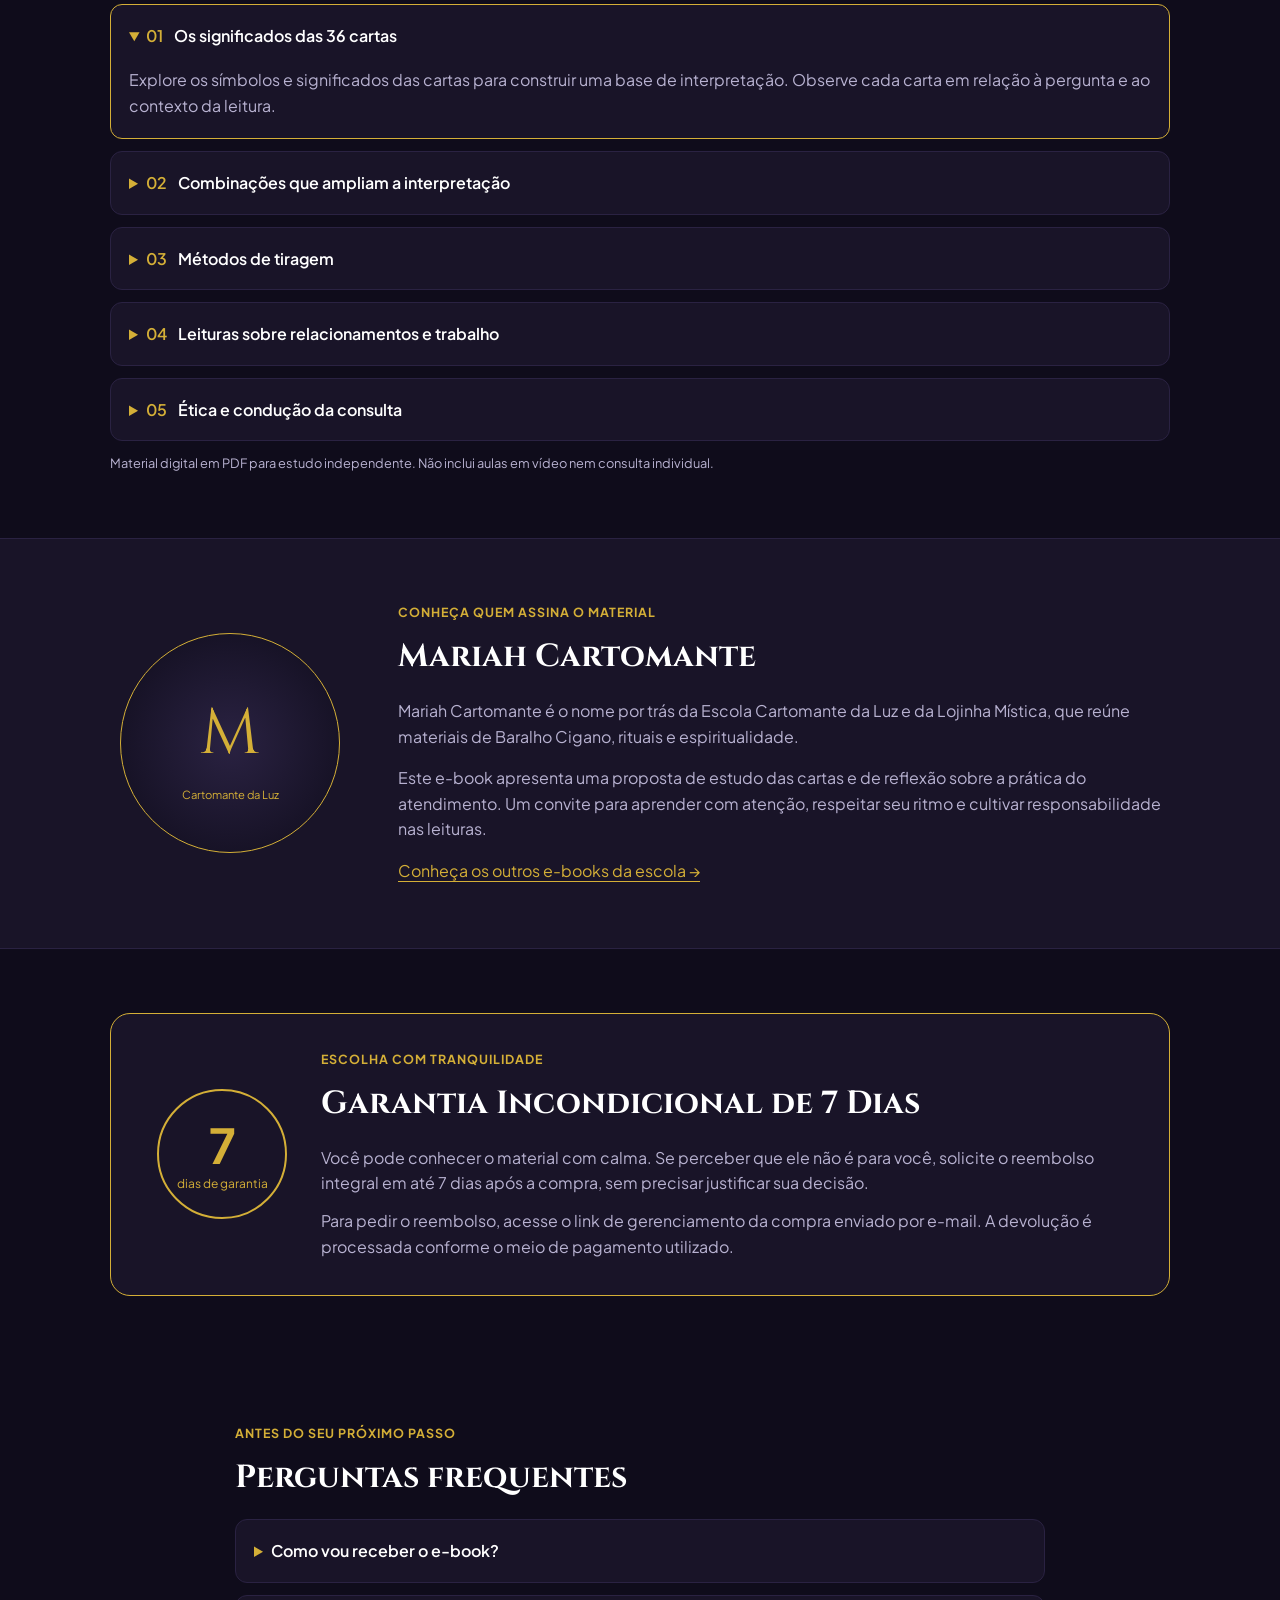
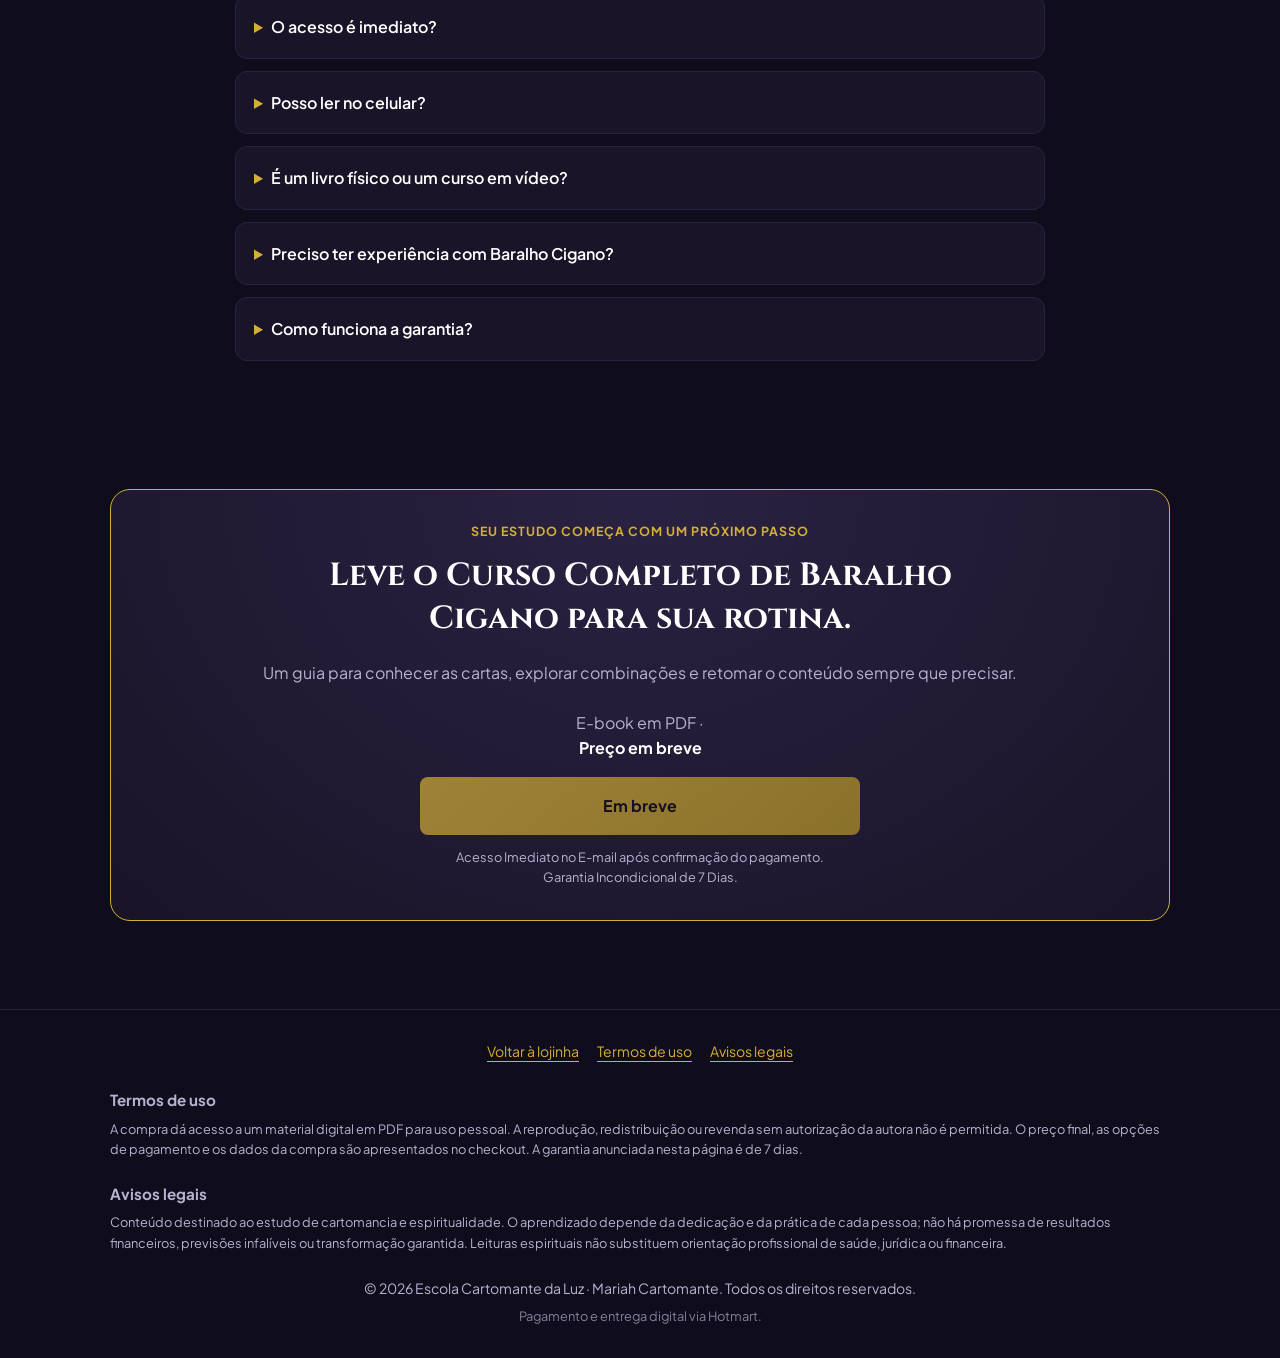
<file: pagina-vendas-template.html>
<!DOCTYPE html>
<html lang="pt-BR">
<head>
    <meta charset="UTF-8">
    <meta name="viewport" content="width=device-width, initial-scale=1.0">
    <!-- PERSONALIZAR: título, descrição, capa, preço e conteúdo ao duplicar. -->
    <title>Curso Completo de Baralho Cigano | Mariah Cartomante</title>
    <meta name="description" content="Estude as 36 cartas, combinações e tiragens com o e-book Curso Completo de Baralho Cigano da Escola Cartomante da Luz. PDF com garantia de 7 dias.">
    <link rel="preconnect" href="https://fonts.googleapis.com">
    <link rel="preconnect" href="https://fonts.gstatic.com" crossorigin>
    <link href="https://fonts.googleapis.com/css2?family=Cinzel:wght@600;700&family=Plus+Jakarta+Sans:wght@400;500;600;700&display=swap" rel="stylesheet">
    <link rel="stylesheet" href="style.css">
    <script src="script.js" defer></script>
</head>
<!-- HOTMART: cadastrar o link em CHECKOUT_URLS e o preço em PRODUCT_PRICES no script.js. -->
<body class="sales-page">
    <a class="skip-link" href="#conteudo">Pular para o conteúdo</a>
    <header class="sales-nav container">
        <a class="brand-link" href="index.html">Lojinha Mística</a>
        <a class="text-link" href="#capitulos">Conheça o conteúdo</a>
    </header>
    <main id="conteudo" tabindex="-1">
        <section class="sales-hero container" aria-labelledby="hero-title">
            <div class="hero-copy">
                <p class="badge">Escola Cartomante da Luz por Mariah Cartomante</p>
                <p class="eyebrow">Curso Completo de Baralho Cigano · E-book em PDF</p>
                <h1 id="hero-title">As cartas contam uma história.<br><span>Aprenda a conectar cada significado.</span></h1>
                <p class="hero-description">Saia do estudo de cartas isoladas e construa uma base para leituras mais claras. Explore as 36 cartas, suas combinações e métodos de tiragem em um guia para estudar e consultar no seu ritmo.</p>
                <ul class="hero-highlights" aria-label="Destaques do e-book">
                    <li>Estudo das 36 cartas</li>
                    <li>Combinações e tiragens</li>
                    <li>Postura ética no atendimento</li>
                </ul>
                <p class="sales-price">Seu próximo passo no estudo das cartas · <strong data-product-price="curso-baralho">Preço em breve</strong></p>
                <!-- HOTMART: cadastrar o link em CHECKOUT_URLS e o preço em PRODUCT_PRICES no script.js. -->
                <a class="btn-buy sales-cta" data-checkout="curso-baralho" target="_blank" rel="noopener noreferrer" data-checkout-label="Garantir Meu E-book Agora" aria-disabled="true" title="Oferta em breve">Em breve</a>
                <p class="cta-note">Acesso Imediato no E-mail após a confirmação do pagamento.<br>Garantia Incondicional de 7 Dias.</p>
            </div>
            <figure class="book-showcase">
                <img src="imagens/Curso Completo de Baralho Cigano.png" alt="Capa do e-book Curso Completo de Baralho Cigano" width="300" height="420" fetchpriority="high" decoding="async" onerror="this.onerror=null; this.src='data:image/svg+xml,%3Csvg xmlns=%22http://www.w3.org/2000/svg%22 viewBox=%220 0 300 420%22%3E%3Crect width=%22300%22 height=%22420%22 fill=%22%23191428%22/%3E%3Ctext x=%22150%22 y=%22210%22 text-anchor=%22middle%22 fill=%22%23d4af37%22 font-size=%2218%22%3ECapa indispon%C3%ADvel%3C/text%3E%3C/svg%3E';">
                <figcaption>Seu material de estudo, sempre por perto.</figcaption>
            </figure>
        </section>

        <section class="sales-section section-tinted" aria-labelledby="audience-title">
            <div class="container">
                <p class="eyebrow">Um caminho para o seu momento</p>
                <h2 id="audience-title">Para quem é este e-book</h2>
                <div class="sales-cards">
                    <article class="sales-card"><span class="card-icon" aria-hidden="true">✦</span><h3>Você está começando</h3><p>Quer conhecer o Baralho Cigano e precisa de uma base organizada para estudar os significados das cartas.</p></article>
                    <article class="sales-card"><span class="card-icon" aria-hidden="true">◇</span><h3>Você já conhece as cartas</h3><p>Quer aprofundar combinações e perceber como uma carta ganha novos sentidos ao lado de outra.</p></article>
                    <article class="sales-card"><span class="card-icon" aria-hidden="true">☾</span><h3>Você deseja atender com cuidado</h3><p>Busca refletir sobre a condução das consultas, a comunicação e a responsabilidade de cada interpretação.</p></article>
                </div>
            </div>
        </section>

        <section id="capitulos" class="sales-section container" aria-labelledby="chapters-title">
            <p class="eyebrow">Da carta à leitura</p>
            <h2 id="chapters-title">O que você vai estudar</h2>
            <p class="section-intro">Um percurso pelos fundamentos da leitura e pela prática do atendimento. Abra cada tema para conhecer a proposta do material.</p>
            <!-- RESUMO EDITORIAL: conferir os títulos e a divisão abaixo com o índice do PDF final. -->
            <div class="accordion-list">
                <details open><summary><span class="chapter-number">01</span> Os significados das 36 cartas</summary><p>Explore os símbolos e significados das cartas para construir uma base de interpretação. Observe cada carta em relação à pergunta e ao contexto da leitura.</p></details>
                <details><summary><span class="chapter-number">02</span> Combinações que ampliam a interpretação</summary><p>Estude como as cartas se relacionam entre si. Vá além do significado isolado e perceba os sentidos que uma combinação pode trazer à consulta.</p></details>
                <details><summary><span class="chapter-number">03</span> Métodos de tiragem</summary><p>Conheça formas de organizar as cartas e desenvolver uma leitura. Use a estrutura da tiragem como apoio para conectar a pergunta aos símbolos apresentados.</p></details>
                <details><summary><span class="chapter-number">04</span> Leituras sobre relacionamentos e trabalho</summary><p>Explore interpretações voltadas a temas frequentes nas consultas, mantendo atenção à realidade de cada pessoa e aos limites da leitura espiritual.</p></details>
                <details><summary><span class="chapter-number">05</span> Ética e condução da consulta</summary><p>Reflita sobre escuta, postura e comunicação no atendimento. Desenvolva uma abordagem que respeite a autonomia de quem busca orientação.</p></details>
            </div>
            <p class="cta-note">Material digital em PDF para estudo independente. Não inclui aulas em vídeo nem consulta individual.</p>
        </section>

        <section class="sales-section section-tinted" aria-labelledby="author-title">
            <div class="container author-layout">
                <div class="author-emblem" aria-hidden="true">M<span>Cartomante da Luz</span></div>
                <div>
                    <p class="eyebrow">Conheça quem assina o material</p>
                    <h2 id="author-title">Mariah Cartomante</h2>
                    <!-- AUTORA: acrescentar apenas formação, trajetória e credenciais verificadas. -->
                    <p>Mariah Cartomante é o nome por trás da Escola Cartomante da Luz e da Lojinha Mística, que reúne materiais de Baralho Cigano, rituais e espiritualidade.</p>
                    <p>Este e-book apresenta uma proposta de estudo das cartas e de reflexão sobre a prática do atendimento. Um convite para aprender com atenção, respeitar seu ritmo e cultivar responsabilidade nas leituras.</p>
                    <a class="text-link" href="index.html">Conheça os outros e-books da escola →</a>
                </div>
            </div>
        </section>

        <section class="sales-section container" aria-labelledby="guarantee-title">
            <div class="guarantee-panel">
                <div class="guarantee-seal" aria-hidden="true"><strong>7</strong><span>dias de garantia</span></div>
                <div>
                    <p class="eyebrow">Escolha com tranquilidade</p>
                    <h2 id="guarantee-title">Garantia Incondicional de 7 Dias</h2>
                    <p>Você pode conhecer o material com calma. Se perceber que ele não é para você, solicite o reembolso integral em até 7 dias após a compra, sem precisar justificar sua decisão.</p>
                    <p>Para pedir o reembolso, acesse o link de gerenciamento da compra enviado por e-mail. A devolução é processada conforme o meio de pagamento utilizado.</p>
                </div>
            </div>
        </section>

        <section class="sales-section container faq-section" aria-labelledby="faq-title">
            <p class="eyebrow">Antes do seu próximo passo</p>
            <h2 id="faq-title">Perguntas frequentes</h2>
            <div class="accordion-list">
                <details><summary>Como vou receber o e-book?</summary><p>O acesso é enviado ao e-mail informado na compra após a confirmação do pagamento. Confira se o endereço está correto e verifique também as pastas de spam e promoções.</p></details>
                <details><summary>O acesso é imediato?</summary><p>Sim, a liberação é automática após o pagamento ser confirmado. O tempo de confirmação varia conforme o meio de pagamento escolhido no checkout.</p></details>
                <details><summary>Posso ler no celular?</summary><p>Sim. O arquivo em PDF pode ser aberto no celular, tablet ou computador com um aplicativo compatível. Você pode baixar o material para consultar durante seus estudos.</p></details>
                <details><summary>É um livro físico ou um curso em vídeo?</summary><p>É um e-book em PDF. Não há envio de livro físico. Apesar do título “Curso Completo”, a oferta desta página é o material escrito, sem aulas em vídeo ou consulta individual.</p></details>
                <details><summary>Preciso ter experiência com Baralho Cigano?</summary><p>A proposta atende a quem busca uma base de estudo e a quem deseja aprofundar a leitura. Para praticar as tiragens, tenha um Baralho Cigano; ele não acompanha o PDF.</p></details>
                <details><summary>Como funciona a garantia?</summary><p>Você tem 7 dias após a compra para solicitar o reembolso integral pelo link de gerenciamento recebido por e-mail, caso decida não ficar com o material.</p></details>
            </div>
        </section>

        <section class="sales-section container" aria-labelledby="offer-title">
            <div class="final-offer">
                <p class="eyebrow">Seu estudo começa com um próximo passo</p>
                <h2 id="offer-title">Leve o Curso Completo de Baralho Cigano para sua rotina.</h2>
                <p>Um guia para conhecer as cartas, explorar combinações e retomar o conteúdo sempre que precisar.</p>
                <p class="sales-price">E-book em PDF · <strong data-product-price="curso-baralho">Preço em breve</strong></p>
                <!-- HOTMART: cadastrar o link em CHECKOUT_URLS e o preço em PRODUCT_PRICES no script.js. -->
                <a class="btn-buy sales-cta" data-checkout="curso-baralho" target="_blank" rel="noopener noreferrer" data-checkout-label="Garantir Meu E-book Agora" aria-disabled="true" title="Oferta em breve">Em breve</a>
                <p class="cta-note">Acesso Imediato no E-mail após confirmação do pagamento.<br>Garantia Incondicional de 7 Dias.</p>
            </div>
        </section>
    </main>
    <footer class="footer sales-footer">
        <div class="container">
            <nav class="footer-links" aria-label="Informações da página"><a href="index.html">Voltar à lojinha</a><a href="#termos">Termos de uso</a><a href="#avisos">Avisos legais</a></nav>
            <!-- TERMOS: revisar as condições abaixo com a oferta final antes da publicação. -->
            <section id="termos" class="legal-section" aria-labelledby="terms-title"><h2 id="terms-title">Termos de uso</h2><p>A compra dá acesso a um material digital em PDF para uso pessoal. A reprodução, redistribuição ou revenda sem autorização da autora não é permitida. O preço final, as opções de pagamento e os dados da compra são apresentados no checkout. A garantia anunciada nesta página é de 7 dias.</p></section>
            <section id="avisos" class="legal-section" aria-labelledby="legal-title"><h2 id="legal-title">Avisos legais</h2><p>Conteúdo destinado ao estudo de cartomancia e espiritualidade. O aprendizado depende da dedicação e da prática de cada pessoa; não há promessa de resultados financeiros, previsões infalíveis ou transformação garantida. Leituras espirituais não substituem orientação profissional de saúde, jurídica ou financeira.</p></section>
            <p>&copy; 2026 Escola Cartomante da Luz · Mariah Cartomante. Todos os direitos reservados.</p>
            <p class="sub-footer">Pagamento e entrega digital via Hotmart.</p>
        </div>
    </footer>
</body>
</html>
</file>
<file: style.css>
/* Configurações Gerais */
* {
    margin: 0;
    padding: 0;
    box-sizing: border-box;
}

:root {
    --bg-dark: #0f0c1b;
    --card-bg: #191428;
    --card-border: #2a2242;
    --accent-gold: #d4af37;
    --accent-gold-hover: #b89728;
    --text-light: #ffffff;
    --text-muted: #b8b2d1;
    --whatsapp-green: #25d366;
    --whatsapp-hover: #1ebd56;
}

body {
    font-family: 'Plus Jakarta Sans', sans-serif;
    background-color: var(--bg-dark);
    color: var(--text-light);
    line-height: 1.6;
    padding-bottom: 50px;
}

.container {
    max-width: 1100px;
    margin: 0 auto;
    padding: 0 20px;
}

/* Header */
.header {
    text-align: center;
    padding: 50px 20px 30px;
}

.badge {
    display: inline-block;
    background: rgba(212, 175, 55, 0.15);
    color: var(--accent-gold);
    padding: 6px 18px;
    border-radius: 20px;
    font-size: 0.85rem;
    font-weight: 600;
    margin-bottom: 15px;
    border: 1px solid rgba(212, 175, 55, 0.3);
}

.header h1 {
    font-family: 'Cinzel', serif;
    font-size: 2.8rem;
    color: var(--text-light);
    margin-bottom: 12px;
}

.header p {
    color: var(--text-muted);
    font-size: 1.05rem;
    max-width: 650px;
    margin: 0 auto;
}

/* Controles e Filtros */
.controls-section {
    margin-bottom: 40px;
}

.search-box {
    margin-bottom: 20px;
}

.search-box input {
    width: 100%;
    padding: 16px 20px;
    background-color: var(--card-bg);
    border: 1px solid var(--card-border);
    border-radius: 12px;
    color: var(--text-light);
    font-size: 1rem;
    outline: none;
    transition: border-color 0.3s ease;
}

.search-box input:focus {
    border-color: var(--accent-gold);
}

.filter-buttons {
    display: flex;
    flex-wrap: wrap;
    gap: 10px;
    justify-content: center;
}

.filter-btn {
    background-color: var(--card-bg);
    border: 1px solid var(--card-border);
    color: var(--text-muted);
    padding: 10px 20px;
    border-radius: 25px;
    font-size: 0.9rem;
    font-weight: 600;
    cursor: pointer;
    transition: all 0.3s ease;
}

.filter-btn:hover,
.filter-btn.active {
    background-color: var(--accent-gold);
    color: var(--bg-dark);
    border-color: var(--accent-gold);
}

/* Vitrine de Produtos com Capas */
.products-grid {
    display: grid;
    grid-template-columns: repeat(auto-fill, minmax(min(100%, 280px), 1fr));
    gap: 30px;
    margin-bottom: 60px;
}

.product-card {
    background-color: var(--card-bg);
    border: 1px solid var(--card-border);
    border-radius: 18px;
    overflow: hidden;
    display: flex;
    flex-direction: column;
    justify-content: space-between;
    transition: transform 0.3s ease, border-color 0.3s ease, box-shadow 0.3s ease;
}

.product-card:hover {
    transform: translateY(-6px);
    border-color: var(--accent-gold);
    box-shadow: 0 12px 30px rgba(212, 175, 55, 0.15);
}

.card-cover {
    width: 100%;
    aspect-ratio: 5 / 7;
    position: relative;
    overflow: hidden;
    background-color: #251c3d;
}

.card-cover img {
    width: 100%;
    height: 100%;
    object-fit: contain;
    display: block;
}

.tag {
    position: absolute;
    top: 14px;
    left: 14px;
    background-color: var(--accent-gold);
    color: var(--bg-dark);
    font-size: 0.75rem;
    font-weight: 700;
    padding: 4px 10px;
    border-radius: 6px;
    text-transform: uppercase;
    box-shadow: 0 4px 10px rgba(0, 0, 0, 0.4);
}

.card-body {
    padding: 22px;
    display: flex;
    flex-direction: column;
    flex-grow: 1;
}

.card-body h3 {
    font-family: 'Cinzel', serif;
    font-size: 1.15rem;
    color: var(--text-light);
    margin-bottom: 10px;
    line-height: 1.3;
}

.card-body p {
    font-size: 0.9rem;
    color: var(--text-muted);
    margin-bottom: 18px;
    flex-grow: 1;
}

.price-box {
    margin-bottom: 18px;
}

.currency {
    font-size: 0.85rem;
    color: var(--accent-gold);
    font-weight: 600;
}

.value {
    font-size: 1.6rem;
    color: var(--text-light);
    font-weight: 700;
}

.card-actions {
    display: flex;
    gap: 10px;
}

.btn-preview {
    flex: 1;
    background: transparent;
    border: 1px solid var(--accent-gold);
    color: var(--accent-gold);
    padding: 12px;
    border-radius: 8px;
    font-weight: 600;
    font-size: 0.88rem;
    cursor: pointer;
    transition: all 0.3s ease;
}

.btn-preview:hover {
    background: rgba(212, 175, 55, 0.1);
}

.btn-buy {
    flex: 1.2;
    background: linear-gradient(135deg, var(--accent-gold), var(--accent-gold-hover));
    color: var(--bg-dark);
    text-align: center;
    padding: 12px;
    border-radius: 8px;
    font-weight: 700;
    font-size: 0.88rem;
    text-decoration: none;
    transition: transform 0.2s ease, opacity 0.2s ease;
    display: inline-block;
}

.btn-buy:hover {
    opacity: 0.95;
    transform: scale(1.02);
}

/* Seção de Consultas */
.consultation-section {
    margin: 40px 0;
}

.consultation-card {
    background: linear-gradient(135deg, #1f1738, #120e22);
    border: 1px solid var(--accent-gold);
    border-radius: 18px;
    padding: 35px;
    display: flex;
    flex-wrap: wrap;
    align-items: center;
    justify-content: space-between;
    gap: 25px;
    box-shadow: 0 10px 30px rgba(0, 0, 0, 0.5);
}

.consultation-info {
    max-width: 650px;
}

.badge-consult {
    display: inline-block;
    background: rgba(212, 175, 55, 0.2);
    color: var(--accent-gold);
    font-size: 0.8rem;
    font-weight: 700;
    padding: 4px 12px;
    border-radius: 12px;
    margin-bottom: 12px;
}

.consultation-info h2 {
    font-family: 'Cinzel', serif;
    color: var(--text-light);
    font-size: 1.6rem;
    margin-bottom: 12px;
}

.consultation-info p {
    color: var(--text-muted);
    font-size: 0.98rem;
}

.btn-whatsapp {
    display: inline-block;
    background-color: var(--whatsapp-green);
    color: var(--bg-dark);
    font-weight: 700;
    padding: 15px 28px;
    border-radius: 10px;
    text-decoration: none;
    font-size: 0.95rem;
    transition: background-color 0.3s ease, transform 0.2s ease;
}

.btn-whatsapp:hover {
    background-color: var(--whatsapp-hover);
    transform: scale(1.03);
}

/* Modais */
.modal {
    margin: auto;
    padding: 0;
    width: min(500px, calc(100% - 32px));
    max-height: calc(100dvh - 32px);
    overflow: auto;
    border: 0;
    border-radius: 18px;
    background: var(--card-bg);
    color: var(--text-light);
}

.modal::backdrop {
    background: rgba(0, 0, 0, 0.8);
    backdrop-filter: blur(5px);
}

.modal-content {
    background-color: var(--card-bg);
    border: 1px solid var(--accent-gold);
    border-radius: 18px;
    padding: 35px;
    max-width: 500px;
    width: 100%;
    position: relative;
    box-shadow: 0 15px 40px rgba(0, 0, 0, 0.7);
    animation: fadeIn 0.3s ease;
}

@keyframes fadeIn {
    from { opacity: 0; transform: translateY(-20px); }
    to { opacity: 1; transform: translateY(0); }
}

.close-modal {
    position: absolute;
    top: 15px;
    right: 20px;
    font-size: 1.8rem;
    color: var(--text-muted);
    cursor: pointer;
}

.close-modal:hover {
    color: var(--text-light);
}

.modal-content h2 {
    font-family: 'Cinzel', serif;
    font-size: 1.3rem;
    color: var(--text-light);
    margin-bottom: 10px;
    padding-right: 25px;
}

.modal-desc {
    color: var(--accent-gold);
    font-size: 0.95rem;
    margin-bottom: 20px;
}

.modal-list {
    list-style: none;
    margin-bottom: 25px;
}

.modal-list li {
    color: var(--text-muted);
    font-size: 0.92rem;
    margin-bottom: 10px;
}

.btn-buy.full-width {
    width: 100%;
    display: block;
}

/* Footer */
.footer {
    text-align: center;
    margin-top: 60px;
    padding-top: 30px;
    border-top: 1px solid var(--card-border);
    color: var(--text-muted);
    font-size: 0.88rem;
}

.sub-footer {
    font-size: 0.8rem;
    margin-top: 6px;
    opacity: 0.7;
}

@media (max-width: 768px) {
    .header h1 {
        font-size: 2.1rem;
    }

    .consultation-card {
        padding: 25px;
        text-align: center;
    }

    .btn-whatsapp {
        width: 100%;
        text-align: center;
    }
}
/* Acessibilidade, telas estreitas e preferências de movimento. */
[hidden] { display: none !important; }
button, input { font: inherit; }
button, a, input { -webkit-tap-highlight-color: transparent; }
:focus-visible { outline: 3px solid var(--accent-gold); outline-offset: 4px; }
.sr-only { position: absolute; width: 1px; height: 1px; padding: 0; margin: -1px; overflow: hidden; clip-path: inset(50%); white-space: nowrap; border: 0; }
.skip-link { position: fixed; top: 12px; left: 12px; z-index: 2000; padding: 12px; background: var(--accent-gold); color: var(--bg-dark); transform: translateY(-200%); }
.skip-link:focus { transform: translateY(0); }
.results-count { margin-bottom: 18px; color: var(--text-muted); }
.empty-results { margin: 24px 0 48px; text-align: center; color: var(--text-muted); }
.product-card, .consultation-info, .consultation-action { min-width: 0; }
.card-body h3, .consultation-info h2, .modal-content h2 { overflow-wrap: anywhere; }
.consultation-action { width: 100%; }
.close-modal { background: transparent; border: 0; width: 44px; height: 44px; line-height: 1; top: 8px; right: 8px; }
.modal-content h2 { padding-right: 36px; }
.card-actions > * { display: flex; align-items: center; justify-content: center; min-height: 44px; }
a[aria-disabled="true"] { cursor: not-allowed; opacity: 0.7; }
.search-box input::placeholder { color: var(--text-muted); opacity: 1; }
@media (max-width: 400px) {
    .container { padding-inline: 16px; }
    .header { padding-inline: 0; }
    .card-body, .consultation-card, .modal-content { padding: 20px; }
    .card-actions { flex-direction: column; }
    .filter-btn { padding: 10px 14px; }
    .btn-whatsapp { padding: 14px 18px; }
}
@media (prefers-reduced-motion: reduce) {
    *, *::before, *::after { animation: none !important; transition: none !important; }
    .product-card:hover, .btn-buy:hover, .btn-whatsapp:hover { transform: none; }
}

/* Páginas de vendas: estilos compartilhados, com base mobile-first. */
.eyebrow { color: var(--accent-gold); font-size: .78rem; font-weight: 700; letter-spacing: .08em; text-transform: uppercase; margin-bottom: 12px; overflow-wrap: anywhere; }
.sales-modal { width: min(660px, calc(100% - 32px)); }
.sales-modal .modal-content { max-width: none; padding: 28px 22px; }
.sales-modal .eyebrow { padding-right: 38px; }
.sales-modal .modal-content h2 { font-size: clamp(1.3rem, 4vw, 1.65rem); line-height: 1.4; }
.modal-section { margin-top: 24px; }
.modal-section h3 { font-size: 1rem; margin-bottom: 12px; }
.modal-section p, .benefit-list { color: var(--text-muted); font-size: .94rem; }
.benefit-list { list-style: none; }
.benefit-list li { position: relative; padding-left: 24px; margin-bottom: 12px; }
.benefit-list li::before { content: '✓'; position: absolute; left: 0; color: var(--accent-gold); font-weight: 700; }
.trust-box { display: grid; gap: 14px; margin: 24px 0; padding: 18px; border: 1px solid var(--card-border); border-radius: 12px; background: var(--bg-dark); font-size: .88rem; }
.trust-box strong, .trust-box span { display: block; }
.trust-box strong { color: var(--accent-gold); }
.trust-box span { color: var(--text-muted); margin-top: 4px; }
.sales-price { margin: 24px 0 16px; color: var(--text-muted); }
.sales-price strong { display: block; color: var(--text-light); font-size: 2rem; }
.sales-cta { min-height: 52px; padding: 16px 24px; font-size: 1rem; width: 100%; max-width: 440px; }
.sales-modal .sales-cta { max-width: none; }
.cta-note { color: var(--text-muted); font-size: .8rem; margin-top: 12px; }
.text-link { color: var(--accent-gold); text-underline-offset: 4px; }
.sales-modal .text-link { display: inline-block; margin-top: 18px; font-size: .9rem; }
.sales-page { padding-bottom: 0; }
.sales-nav { display: flex; flex-wrap: wrap; align-items: center; justify-content: space-between; gap: 12px; padding-top: 22px; padding-bottom: 22px; font-size: .85rem; }
.brand-link { color: var(--text-light); font-family: 'Cinzel', serif; font-size: 1rem; text-decoration: none; }
.sales-hero { display: grid; gap: 36px; padding-top: 30px; padding-bottom: 60px; }
.hero-copy, .book-showcase, .sales-card, .author-layout > *, .guarantee-panel > * { min-width: 0; }
.sales-page h1, .sales-page h2 { font-family: 'Cinzel', serif; overflow-wrap: anywhere; }
.sales-page h1 { font-size: clamp(1.8rem, 5vw, 3rem); line-height: 1.25; margin-bottom: 20px; }
.sales-page h1 span { color: var(--accent-gold); }
.hero-description { color: var(--text-muted); font-size: 1.03rem; }
.hero-highlights { list-style: none; display: flex; flex-wrap: wrap; gap: 10px; margin-top: 22px; }
.hero-highlights li { font-size: .78rem; padding: 6px 10px; border: 1px solid var(--card-border); border-radius: 6px; background: var(--card-bg); }
.book-showcase { text-align: center; perspective: 1000px; padding: 12px; }
.book-showcase img { display: block; width: min(100%, 300px); height: auto; margin: 0 auto; border-radius: 8px; transform: rotateY(-8deg); box-shadow: 12px 12px 0 #2a2242, 24px 28px 55px rgba(0,0,0,.6); }
.book-showcase figcaption { margin-top: 30px; color: var(--text-muted); font-size: .8rem; }
.sales-section { padding-top: 48px; padding-bottom: 48px; scroll-margin-top: 24px; }
.section-tinted { background: var(--card-bg); border-block: 1px solid var(--card-border); }
.sales-page h2 { font-size: clamp(1.4rem, 3vw, 2rem); line-height: 1.35; margin-bottom: 20px; }
.section-intro { max-width: 720px; color: var(--text-muted); margin-bottom: 24px; }
.sales-cards { display: grid; gap: 16px; }
.sales-card { padding: 24px; border: 1px solid var(--card-border); border-radius: 16px; background: var(--bg-dark); }
.card-icon { color: var(--accent-gold); font-size: 2rem; }
.sales-card h3 { margin: 12px 0; font-size: 1.1rem; }
.sales-card p, .author-layout p:not(.eyebrow), .guarantee-panel p:not(.eyebrow), .final-offer > p:not(.eyebrow):not(.sales-price) { color: var(--text-muted); }
.accordion-list { display: grid; gap: 12px; }
.accordion-list details { border: 1px solid var(--card-border); border-radius: 12px; background: var(--card-bg); }
.accordion-list summary { padding: 18px; cursor: pointer; font-weight: 600; min-height: 48px; overflow-wrap: anywhere; }
.accordion-list summary::marker { color: var(--accent-gold); }
.accordion-list details[open] { border-color: var(--accent-gold); }
.accordion-list details p { color: var(--text-muted); padding: 0 18px 20px; }
.chapter-number { color: var(--accent-gold); margin-right: 8px; }
.author-layout { display: grid; gap: 28px; align-items: center; }
.author-layout p:not(.eyebrow) { margin-bottom: 16px; }
.author-emblem { display: grid; align-content: center; justify-items: center; aspect-ratio: 1; width: min(220px, 100%); border: 1px solid var(--accent-gold); border-radius: 50%; margin: auto; color: var(--accent-gold); font-family: 'Cinzel', serif; font-size: 4rem; background: radial-gradient(circle, #2a2242, var(--bg-dark)); }
.author-emblem span { font-family: 'Plus Jakarta Sans', sans-serif; font-size: .7rem; }
.guarantee-panel { display: grid; gap: 24px; border: 1px solid var(--accent-gold); border-radius: 20px; padding: 24px; background: var(--card-bg); }
.guarantee-panel p + p { margin-top: 12px; }
.guarantee-seal { border: 2px solid var(--accent-gold); border-radius: 50%; width: 130px; height: 130px; display: flex; flex-direction: column; justify-content: center; align-items: center; color: var(--accent-gold); margin: auto; }
.guarantee-seal strong { font-size: 3rem; line-height: 1.2; }
.guarantee-seal span { font-size: .75rem; }
.faq-section { max-width: 850px; }
.final-offer { border: 1px solid var(--accent-gold); background: radial-gradient(ellipse at top, #2a2242, var(--card-bg)); border-radius: 20px; padding: 32px 20px; text-align: center; }
.final-offer h2 { max-width: 720px; margin-inline: auto; }
.sales-footer { margin-top: 24px; padding-bottom: 32px; }
.footer-links { display: flex; flex-wrap: wrap; gap: 18px; justify-content: center; margin-bottom: 28px; }
.footer-links a { color: var(--accent-gold); text-underline-offset: 4px; }
.legal-section { text-align: left; margin-bottom: 24px; scroll-margin-top: 24px; }
.sales-page .legal-section h2 { font-family: inherit; font-size: .95rem; margin-bottom: 8px; }
.legal-section p { font-size: .8rem; }
@media (min-width: 700px) {
    .sales-cards { grid-template-columns: repeat(3, minmax(0, 1fr)); }
    .sales-hero { grid-template-columns: minmax(0, 1.4fr) minmax(0, 1fr); align-items: center; padding-block: 60px 80px; }
    .sales-section { padding-block: 64px; }
    .author-layout { grid-template-columns: 240px minmax(0, 1fr); gap: 48px; }
    .guarantee-panel { grid-template-columns: 150px minmax(0, 1fr); align-items: center; padding: 36px; }
    .trust-box { grid-template-columns: repeat(2, minmax(0, 1fr)); }
    .sales-modal .modal-content { padding: 36px; }
}
@media (prefers-reduced-motion: reduce) {
    .book-showcase img { transform: none; }
}

/* Loja: navegação persistente, vitrine e sacola lateral. */
.store-page { background: radial-gradient(ellipse at 50% 0, #241839 0, #0f0c1b 600px); }
.store-nav { position: sticky; top: 0; z-index: 20; border-bottom: 1px solid rgba(212,175,55,.18); background: rgba(15,12,27,.95); backdrop-filter: blur(16px); }
.store-nav-inner { display: flex; align-items: center; justify-content: space-between; gap: 16px; min-height: 88px; padding-block: 14px; }
.store-brand { font-family: 'Cinzel', serif; color: var(--text-light); font-size: clamp(.95rem, 2vw, 1.25rem); text-decoration: none; }
.brand-caption { display: block; font-family: 'Plus Jakarta Sans', sans-serif; color: var(--text-muted); font-size: .72rem; margin-top: 2px; }
.cart-toggle { display: flex; align-items: center; justify-content: center; gap: 8px; min-height: 44px; padding: 10px 16px; background: #251c3d; border: 1px solid rgba(212,175,55,.45); color: var(--text-light); border-radius: 100px; font-size: .85rem; font-weight: 600; cursor: pointer; flex-shrink: 0; }
.cart-toggle:hover { border-color: var(--accent-gold); background: #32234a; }
.cart-badge { display: grid; place-items: center; min-width: 24px; height: 24px; border-radius: 50%; background: var(--accent-gold); color: var(--bg-dark); font-size: .75rem; }
.store-intro { text-align: center; padding-block: 48px 40px; }
.store-intro .badge { font-size: .75rem; }
.store-intro h1 { font-family: 'Cinzel', serif; font-size: clamp(2rem, 5vw, 3.5rem); line-height: 1.25; margin-bottom: 20px; }
.store-intro h1 span { color: #e3c770; }
.store-intro > p:not(.eyebrow) { color: var(--text-muted); max-width: 650px; margin-inline: auto; }
.store-highlights { display: flex; justify-content: center; flex-wrap: wrap; gap: 12px 28px; margin-top: 24px; color: var(--text-muted); font-size: .8rem; }
.store-page .controls-section { margin-bottom: 32px; }
.store-page .search-box input { background: rgba(25,20,40,.9); }
.catalog-heading { display: flex; justify-content: space-between; align-items: center; flex-wrap: wrap; gap: 14px; margin-bottom: 20px; }
.catalog-heading h2 { font-family: 'Cinzel', serif; font-size: clamp(1.35rem, 3vw, 1.8rem); }
.catalog-heading .eyebrow { font-size: .68rem; margin-bottom: 4px; }
.catalog-format { color: var(--text-muted); font-size: .8rem; }
.store-page #catalogo { scroll-margin-top: 104px; }
.store-page .product-card { background: linear-gradient(150deg, #20182f, #191428); box-shadow: 0 8px 24px rgba(0,0,0,.15); }
.store-page .card-cover { background: #251c3d; }
.store-page .tag { border-radius: 100px; background: rgba(15,12,27,.94); color: #e3c770; border: 1px solid rgba(212,175,55,.45); font-weight: 600; text-transform: none; font-size: .78rem; }
.store-page .card-actions { display: grid; grid-template-columns: repeat(2, minmax(0,1fr)); gap: 10px; }
.btn-add { display: flex; justify-content: center; align-items: center; min-height: 48px; padding: 12px 16px; border: 1px solid var(--accent-gold); border-radius: 10px; background: linear-gradient(135deg, #dfc068, #d4af37); color: var(--bg-dark); font-size: .88rem; font-weight: 700; cursor: pointer; }
.btn-add:hover { background: #e5ca7a; }
.store-page .card-actions .btn-add { grid-column: 1 / -1; }
.store-page .card-actions .btn-buy { background: transparent; border: 1px solid var(--card-border); color: var(--text-muted); font-size: .8rem; padding-inline: 6px; transform: none; }
.store-page .card-actions .btn-preview { border-color: var(--card-border); color: var(--text-muted); font-size: .8rem; padding-inline: 6px; }
.store-page .card-actions .btn-preview:hover, .store-page .card-actions .btn-buy:hover { border-color: var(--accent-gold); color: var(--accent-gold); }
.modal-add { width: 100%; margin-bottom: 12px; }
.store-trust { list-style: none; display: grid; gap: 18px; margin-bottom: 36px; }
.store-trust li { display: grid; justify-items: center; gap: 5px; padding: 22px 16px; border: 1px solid var(--card-border); border-radius: 14px; background: var(--card-bg); }
.store-trust li > span:first-child { color: var(--accent-gold); font-size: 1.6rem; }
.store-trust strong { color: var(--text-light); font-size: .88rem; }
.store-trust li > span:last-child { font-size: .75rem; }
.cart-drawer { position: fixed; inset: 0 0 0 auto; margin: 0; width: min(460px, 100%); max-width: 100%; height: 100%; height: 100dvh; max-height: 100%; max-height: 100dvh; padding: 0; border: 0; border-left: 1px solid rgba(212,175,55,.4); background: var(--card-bg); color: var(--text-light); box-shadow: -20px 0 80px rgba(0,0,0,.5); }
.cart-drawer::backdrop { background: rgba(5,3,12,.75); backdrop-filter: blur(4px); }
.cart-drawer[open] { animation: drawerIn .25s ease-out; }
@keyframes drawerIn { from { transform: translateX(100%); } to { transform: translateX(0); } }
.drawer-shell { height: 100%; display: flex; flex-direction: column; }
.drawer-header { display: flex; align-items: center; justify-content: space-between; gap: 12px; padding: 24px 22px 12px; }
.drawer-header .eyebrow { font-size: .65rem; margin-bottom: 4px; }
.drawer-header h2 { font-family: 'Cinzel', serif; font-size: 1.5rem; }
.drawer-header h2 span { color: var(--accent-gold); }
.drawer-close { width: 44px; height: 44px; flex-shrink: 0; background: transparent; color: var(--text-muted); border: 1px solid var(--card-border); border-radius: 50%; cursor: pointer; font-size: 1.8rem; }
.drawer-description { padding: 0 22px 20px; color: var(--text-muted); font-size: .85rem; border-bottom: 1px solid var(--card-border); }
.drawer-body { min-height: 0; flex: 1; overflow-y: auto; overscroll-behavior: contain; padding: 20px 22px; }
.cart-empty { text-align: center; padding: 24px 0; }
.cart-empty > span { color: var(--accent-gold); font-size: 3rem; }
.cart-empty h3 { font-family: 'Cinzel', serif; font-size: 1.15rem; margin: 12px 0; }
.cart-empty p { color: var(--text-muted); font-size: .9rem; margin-bottom: 22px; }
.cart-items { list-style: none; display: grid; gap: 16px; }
.cart-item { display: flex; gap: 14px; padding: 16px 0; border-bottom: 1px solid var(--card-border); }
.cart-item-image { flex-shrink: 0; width: 60px; height: 84px; object-fit: contain; background: var(--bg-dark); border-radius: 6px; }
.cart-item-info { min-width: 0; flex: 1; }
.cart-item h3 { font-size: .9rem; line-height: 1.4; font-weight: 600; overflow-wrap: anywhere; margin-bottom: 6px; }
.cart-item-meta { color: var(--text-muted); font-size: .75rem; margin-bottom: 6px; }
.cart-item-price { color: #e3c770; font-size: 1rem; display: block; }
.cart-remove { display: inline-block; min-height: 44px; padding: 8px 0; font-size: .78rem; color: var(--text-muted); background: transparent; border: 0; text-decoration: underline; text-underline-offset: 3px; cursor: pointer; }
.cart-remove:hover { color: var(--text-light); }
.drawer-footer { flex-shrink: 0; border-top: 1px solid var(--card-border); background: #151022; padding: 18px 22px max(18px, env(safe-area-inset-bottom)); }
.cart-subtotal { display: flex; justify-content: space-between; gap: 12px; margin-bottom: 10px; }
.cart-subtotal strong { font-size: 1.3rem; color: var(--accent-gold); }
.cart-payment-note { font-size: .75rem; color: var(--text-muted); margin-bottom: 16px; }
.drawer-footer .btn-buy { width: 100%; min-height: 48px; border: 0; cursor: pointer; font-size: .95rem; }
.drawer-footer .btn-buy:disabled { opacity: .45; cursor: not-allowed; transform: none; }
.continue-shopping { display: block; min-height: 44px; margin: 6px auto 0; background: transparent; border: 0; color: var(--text-muted); cursor: pointer; font-size: .8rem; text-decoration: underline; text-underline-offset: 3px; }
.drawer-footer .cta-note { text-align: center; margin-top: 0; font-size: .7rem; }
.checkout-options { padding: 18px 0; }
.checkout-options h3 { font-size: 1rem; margin-bottom: 10px; }
.checkout-options > p { color: var(--text-muted); font-size: .8rem; margin-bottom: 14px; }
.checkout-options ul { list-style: none; display: grid; gap: 10px; }
.checkout-product-link { display: block; padding: 14px; border: 1px solid var(--accent-gold); border-radius: 8px; color: var(--accent-gold); font-size: .85rem; text-decoration: none; overflow-wrap: anywhere; }
.checkout-pending { color: var(--text-muted); font-size: .8rem; padding: 12px; border: 1px solid var(--card-border); border-radius: 8px; }
@media (min-width: 700px) { .store-trust { grid-template-columns: repeat(3, minmax(0,1fr)); } }
@media (max-width: 400px) {
    .store-nav-inner { gap: 8px; }
    .store-brand { font-size: .85rem; }
    .brand-caption { font-size: .65rem; }
    .cart-toggle { padding: 9px 10px; font-size: .75rem; gap: 5px; }
    .store-intro { padding-block: 36px 28px; }
    .drawer-header { padding: 18px 16px 12px; }
    .drawer-description { padding-inline: 16px; }
    .drawer-body { padding: 16px; }
    .drawer-footer { padding-inline: 16px; }
}
@media (max-height: 600px) {
    .drawer-header { padding-top: 10px; }
    .drawer-description { padding-bottom: 10px; }
    .drawer-footer { padding-top: 10px; }
    .drawer-footer .cta-note, .drawer-description { display: none; }
    .cart-payment-note { margin-bottom: 8px; }
}

/* Atmosfera celestial e controles de quantidade. */
.store-page { background: radial-gradient(ellipse at 8% 8%, rgba(62,42,106,.32), transparent 38%), radial-gradient(ellipse at 92% 25%, rgba(21,48,87,.4), transparent 45%), #0c1023; }
.store-intro { position: relative; isolation: isolate; }
.store-intro::before { content: ''; position: absolute; z-index: -1; width: min(76vw, 430px); aspect-ratio: 1; border: 1px solid rgba(212,175,55,.12); border-radius: 50%; left: 50%; top: 24px; transform: translateX(-50%); box-shadow: 0 0 0 24px rgba(212,175,55,.025), 0 0 0 52px rgba(212,175,55,.015); pointer-events: none; }
.mystic-symbols { display: flex; justify-content: center; align-items: center; gap: 28px; margin: 4px 0 20px; color: #d4af37; }
.mystic-symbols span:nth-child(2) { font-size: 2.5rem; line-height: 1; }
.store-intro .eyebrow { font-size: .72rem; }
.store-page .product-card { border-color: #34304d; background: linear-gradient(145deg, #211a35, #141b30); }
.store-page .card-cover { background: #161c32; }
.store-page .footer { background: rgba(8,11,26,.55); padding-bottom: 30px; }
.footer-help { display: grid; gap: 12px; max-width: 800px; margin: 0 auto 28px; text-align: left; }
.footer-help details { background: var(--card-bg); border: 1px solid var(--card-border); border-radius: 12px; scroll-margin-top: 104px; }
.footer-help summary { cursor: pointer; padding: 16px; color: var(--text-light); }
.footer-help p { padding: 0 16px 16px; font-size: .85rem; }
.footer-help a { color: var(--accent-gold); }
#consultas { scroll-margin-top: 104px; }
.quantity-controls { display: flex; align-items: center; gap: 6px; margin: 10px 0; }
.quantity-button { width: 44px; height: 44px; background: #241d36; border: 1px solid #49415f; border-radius: 8px; color: var(--accent-gold); font-size: 1.2rem; cursor: pointer; }
.quantity-button:disabled { opacity: .35; cursor: not-allowed; }
.quantity-value { min-width: 32px; text-align: center; font-size: .95rem; }
.checkout-unit-note { font-size: .8rem; color: var(--text-muted); margin-block: 10px; }
.checkout-options .checkout-product-link { margin-top: 8px; }

/* Ofertas ainda em cadastro: preserva o visual e informa indisponibilidade. */
.price-pending { font-size: .95rem; color: var(--text-muted); }
.sales-price strong.price-pending { font-size: 1rem; }
.btn-add:disabled { opacity: .55; cursor: not-allowed; background: var(--card-bg); color: var(--text-muted); border-color: var(--card-border); }
</file>
